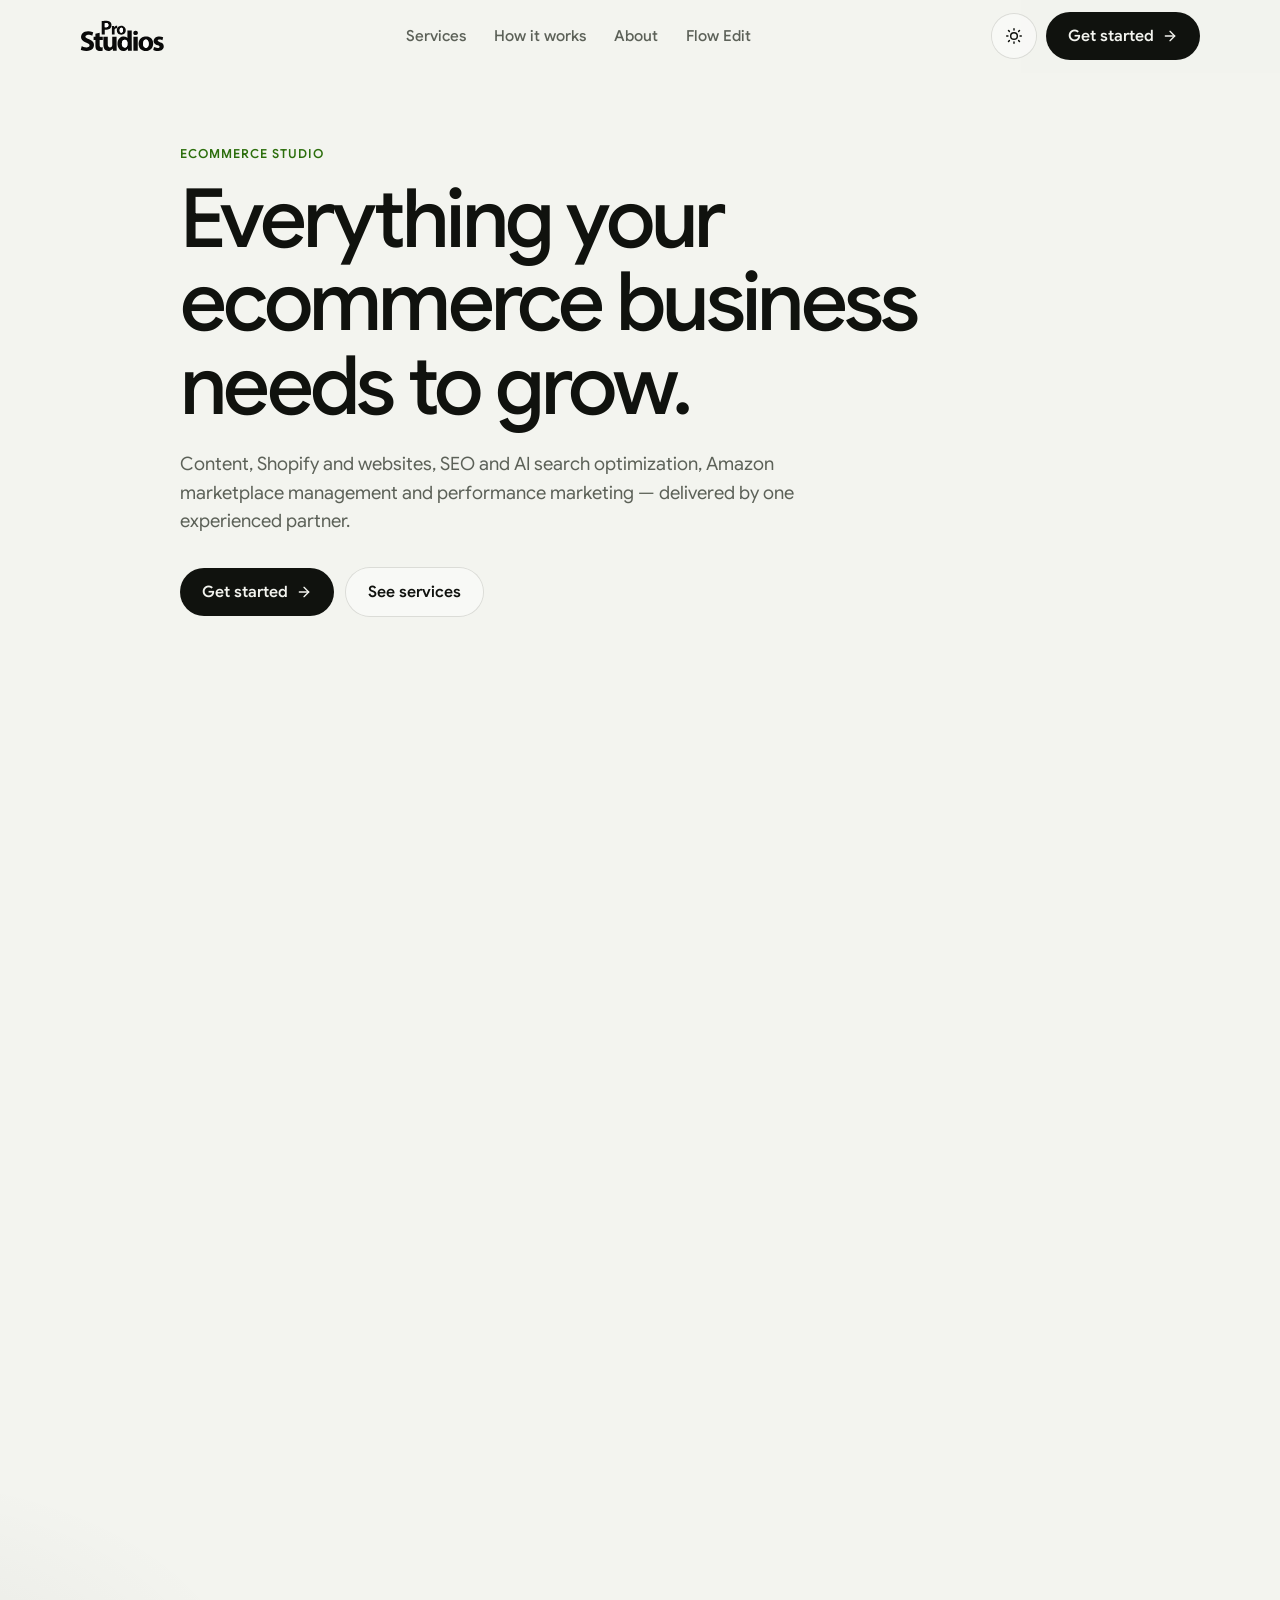
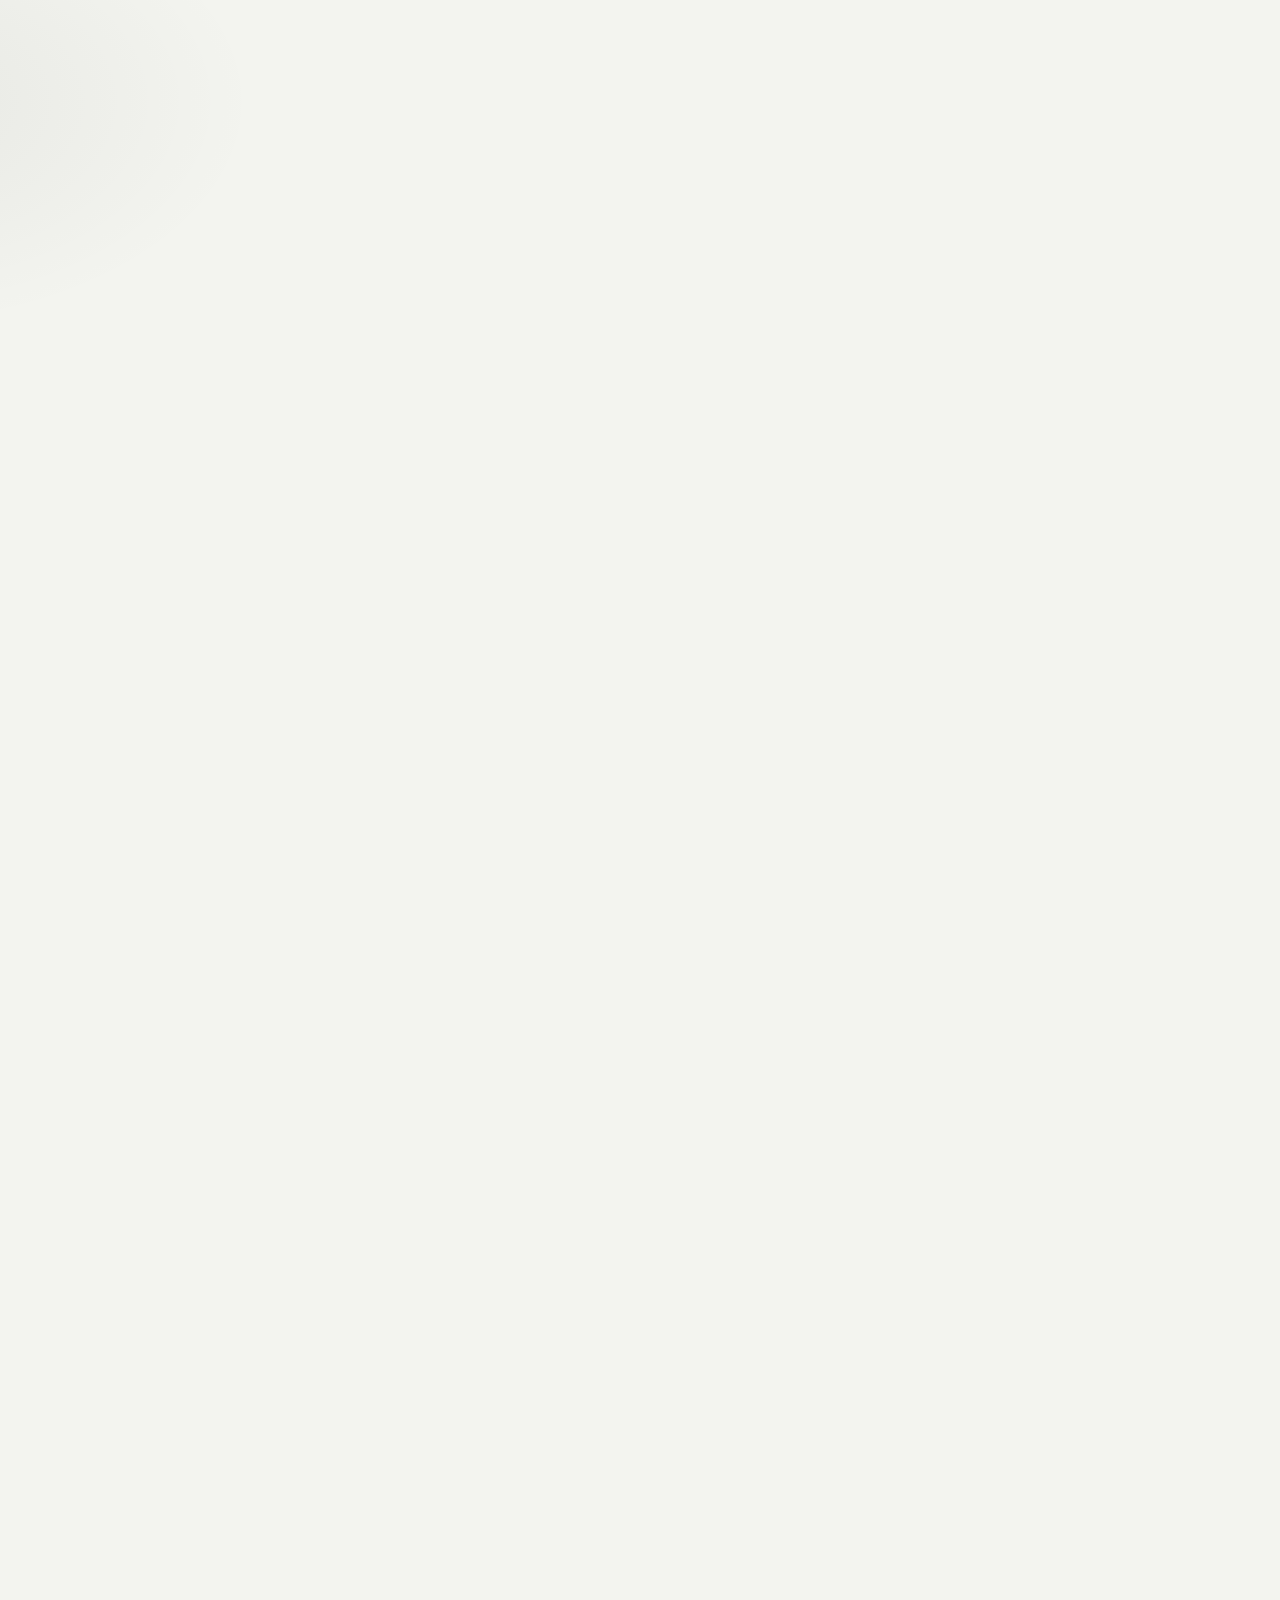
<file: index.html>
<!DOCTYPE html><html lang="en"><head><style>
/*! tailwindcss v4.3.3 | MIT License | https://tailwindcss.com */
@layer properties;
@layer theme, base, components, utilities;
@layer theme {
  :root, :host {
    --font-sans: -apple-system, BlinkMacSystemFont, "Segoe UI", Roboto, "Helvetica Neue",
      "Noto Sans", Arial, sans-serif, "Apple Color Emoji", "Segoe UI Emoji",
      "Segoe UI Symbol", "Noto Color Emoji";
    --font-mono: ui-monospace, SFMono-Regular, Menlo, Monaco, Consolas, "Liberation Mono",
      "Courier New", monospace;
    --color-red-500: oklch(63.7% 0.237 25.331);
    --color-zinc-50: oklch(98.5% 0 none);
    --color-zinc-400: oklch(70.5% 0.015 286.067);
    --color-zinc-500: oklch(55.2% 0.016 285.938);
    --color-zinc-900: oklch(21% 0.006 285.885);
    --color-zinc-950: oklch(14.1% 0.005 285.823);
    --color-neutral-100: oklch(97% 0 none);
    --color-neutral-300: oklch(87% 0 none);
    --color-neutral-500: oklch(55.6% 0 none);
    --color-neutral-700: oklch(37.1% 0 none);
    --color-neutral-900: oklch(20.5% 0 none);
    --color-black: #000;
    --color-white: #fff;
    --spacing: 0.25rem;
    --container-sm: 24rem;
    --container-md: 28rem;
    --text-xs: 0.75rem;
    --text-sm: 0.875rem;
    --text-sm--line-height: calc(1.25 / 0.875);
    --text-base: 1rem;
    --text-lg: 1.125rem;
    --text-lg--line-height: calc(1.75 / 1.125);
    --text-xl: 1.25rem;
    --text-xl--line-height: calc(1.75 / 1.25);
    --text-2xl: 1.5rem;
    --text-3xl: 1.875rem;
    --font-weight-medium: 500;
    --font-weight-semibold: 600;
    --tracking-tight: -0.025em;
    --leading-tight: 1.25;
    --leading-snug: 1.375;
    --leading-normal: 1.5;
    --radius-xs: 0.125rem;
    --radius-sm: 0.25rem;
    --radius-md: 0.375rem;
    --radius-lg: 0.5rem;
    --radius-xl: 0.75rem;
    --radius-2xl: 1rem;
    --ease-out: cubic-bezier(0, 0, 0.2, 1);
    --ease-in-out: cubic-bezier(0.4, 0, 0.2, 1);
    --animate-pulse: pulse 2s cubic-bezier(0.4, 0, 0.6, 1) infinite;
    --default-transition-duration: 150ms;
    --default-transition-timing-function: cubic-bezier(0.4, 0, 0.2, 1);
    --default-font-family: var(--font-sans);
    --default-mono-font-family: var(--font-mono);
  }
}
@layer base {
  *, ::after, ::before, ::backdrop, ::file-selector-button {
    box-sizing: border-box;
    margin: 0;
    padding: 0;
    border: 0 solid;
  }
  html, :host {
    line-height: 1.5;
    -webkit-text-size-adjust: 100%;
    tab-size: 4;
    font-family: var(--default-font-family, -apple-system, BlinkMacSystemFont, "Segoe UI", Roboto, "Helvetica Neue", "Noto Sans", Arial, sans-serif, "Apple Color Emoji", "Segoe UI Emoji", "Segoe UI Symbol", "Noto Color Emoji");
    font-feature-settings: var(--default-font-feature-settings, normal);
    font-variation-settings: var(--default-font-variation-settings, normal);
    -webkit-tap-highlight-color: transparent;
  }
  hr {
    height: 0;
    color: inherit;
    border-top-width: 1px;
  }
  abbr:where([title]) {
    -webkit-text-decoration: underline dotted;
    text-decoration: underline dotted;
  }
  h1, h2, h3, h4, h5, h6 {
    font-size: inherit;
    font-weight: inherit;
  }
  a {
    color: inherit;
    -webkit-text-decoration: inherit;
    text-decoration: inherit;
  }
  b, strong {
    font-weight: bolder;
  }
  code, kbd, samp, pre {
    font-family: var(--default-mono-font-family, ui-monospace, SFMono-Regular, Menlo, Monaco, Consolas, "Liberation Mono", "Courier New", monospace);
    font-feature-settings: var(--default-mono-font-feature-settings, normal);
    font-variation-settings: var(--default-mono-font-variation-settings, normal);
    font-size: 1em;
  }
  small {
    font-size: 80%;
  }
  sub, sup {
    font-size: 75%;
    line-height: 0;
    position: relative;
    vertical-align: baseline;
  }
  sub {
    bottom: -0.25em;
  }
  sup {
    top: -0.5em;
  }
  table {
    text-indent: 0;
    border-color: inherit;
    border-collapse: collapse;
  }
  :-moz-focusring:where(:not(iframe)) {
    outline: auto;
  }
  progress {
    vertical-align: baseline;
  }
  summary {
    display: list-item;
  }
  ol, ul, menu {
    list-style: none;
  }
  img, svg, video, canvas, audio, iframe, embed, object {
    display: block;
    vertical-align: middle;
  }
  img, video {
    max-width: 100%;
    height: auto;
  }
  button, input, select, optgroup, textarea, ::file-selector-button {
    font: inherit;
    font-feature-settings: inherit;
    font-variation-settings: inherit;
    letter-spacing: inherit;
    color: inherit;
    border-radius: 0;
    background-color: transparent;
    opacity: 1;
  }
  :where(select:is([multiple], [size])) optgroup {
    font-weight: bolder;
  }
  :where(select:is([multiple], [size])) optgroup option {
    padding-inline-start: 20px;
  }
  ::file-selector-button {
    margin-inline-end: 4px;
  }
  ::placeholder {
    opacity: 1;
  }
  @supports (not (-webkit-appearance: -apple-pay-button))  or (contain-intrinsic-size: 1px) {
    ::placeholder {
      color: currentcolor;
      @supports (color: color-mix(in lab, red, red)) {
        color: color-mix(in oklab, currentcolor 50%, transparent);
      }
    }
  }
  textarea {
    resize: vertical;
  }
  ::-webkit-search-decoration {
    -webkit-appearance: none;
  }
  ::-webkit-date-and-time-value {
    min-height: 1lh;
    text-align: inherit;
  }
  ::-webkit-datetime-edit {
    display: inline-flex;
  }
  ::-webkit-datetime-edit-fields-wrapper {
    padding: 0;
  }
  ::-webkit-datetime-edit, ::-webkit-datetime-edit-year-field, ::-webkit-datetime-edit-month-field, ::-webkit-datetime-edit-day-field, ::-webkit-datetime-edit-hour-field, ::-webkit-datetime-edit-minute-field, ::-webkit-datetime-edit-second-field, ::-webkit-datetime-edit-millisecond-field, ::-webkit-datetime-edit-meridiem-field {
    padding-block: 0;
  }
  ::-webkit-calendar-picker-indicator {
    line-height: 1;
  }
  :-moz-ui-invalid {
    box-shadow: none;
  }
  button, input:where([type="button"], [type="reset"], [type="submit"]), ::file-selector-button {
    appearance: button;
  }
  ::-webkit-inner-spin-button, ::-webkit-outer-spin-button {
    height: auto;
  }
  [hidden]:where(:not([hidden="until-found"])) {
    display: none !important;
  }
}
@layer utilities {
  .collapse {
    visibility: collapse;
  }
  .invisible {
    visibility: hidden;
  }
  .visible {
    visibility: visible;
  }
  .absolute {
    position: absolute;
  }
  .fixed {
    position: fixed;
  }
  .relative {
    position: relative;
  }
  .static {
    position: static;
  }
  .sticky {
    position: sticky;
  }
  .inset-0 {
    inset: 0px;
  }
  .right-1 {
    right: var(--spacing);
  }
  .right-2 {
    right: calc(var(--spacing) * 2);
  }
  .right-3 {
    right: calc(var(--spacing) * 3);
  }
  .right-4 {
    right: calc(var(--spacing) * 4);
  }
  .left-1 {
    left: var(--spacing);
  }
  .left-2 {
    left: calc(var(--spacing) * 2);
  }
  .left-3 {
    left: calc(var(--spacing) * 3);
  }
  .left-4 {
    left: calc(var(--spacing) * 4);
  }
  .container {
    width: 100%;
    @media (width >= 40rem) {
      max-width: 40rem;
    }
    @media (width >= 48rem) {
      max-width: 48rem;
    }
    @media (width >= 64rem) {
      max-width: 64rem;
    }
    @media (width >= 80rem) {
      max-width: 80rem;
    }
    @media (width >= 96rem) {
      max-width: 96rem;
    }
  }
  .ml-px {
    margin-left: 1px;
  }
  .block {
    display: block;
  }
  .contents {
    display: contents;
  }
  .flex {
    display: flex;
  }
  .grid {
    display: grid;
  }
  .hidden {
    display: none;
  }
  .inline {
    display: inline;
  }
  .table {
    display: table;
  }
  .size-5 {
    width: calc(var(--spacing) * 5);
    height: calc(var(--spacing) * 5);
  }
  .size-10 {
    width: calc(var(--spacing) * 10);
    height: calc(var(--spacing) * 10);
  }
  .h-8 {
    height: calc(var(--spacing) * 8);
  }
  .min-h-screen {
    min-height: 100vh;
  }
  .w-8 {
    width: calc(var(--spacing) * 8);
  }
  .w-full {
    width: 100%;
  }
  .max-w-md {
    max-width: var(--container-md);
  }
  .max-w-sm {
    max-width: var(--container-sm);
  }
  .shrink {
    flex-shrink: 1;
  }
  .grow {
    flex-grow: 1;
  }
  .scale-100 {
    --tw-scale-x: 100%;
    --tw-scale-y: 100%;
    --tw-scale-z: 100%;
    scale: var(--tw-scale-x) var(--tw-scale-y);
  }
  .scale-\[0\.25\] {
    scale: 0.25;
  }
  .transform {
    transform: var(--tw-rotate-x,) var(--tw-rotate-y,) var(--tw-rotate-z,) var(--tw-skew-x,) var(--tw-skew-y,);
  }
  .animate-pulse {
    animation: var(--animate-pulse);
  }
  .cursor-pointer {
    cursor: pointer;
  }
  .resize {
    resize: both;
  }
  .flex-col {
    flex-direction: column;
  }
  .place-items-center {
    place-items: center;
  }
  .items-center {
    align-items: center;
  }
  .justify-center {
    justify-content: center;
  }
  .gap-2 {
    gap: calc(var(--spacing) * 2);
  }
  .gap-3 {
    gap: calc(var(--spacing) * 3);
  }
  :where(.space-y-3 > :not(:last-child)) {
    --tw-space-y-reverse: 0;
    margin-block-start: calc(calc(var(--spacing) * 3) * var(--tw-space-y-reverse));
    margin-block-end: calc(calc(var(--spacing) * 3) * calc(1 - var(--tw-space-y-reverse)));
  }
  .truncate {
    overflow: hidden;
    text-overflow: ellipsis;
    white-space: nowrap;
  }
  .rounded {
    border-radius: 0.25rem;
  }
  .rounded-2xl {
    border-radius: var(--radius-2xl);
  }
  .rounded-full {
    border-radius: calc(infinity * 1px);
  }
  .rounded-lg {
    border-radius: var(--radius-lg);
  }
  .rounded-md {
    border-radius: var(--radius-md);
  }
  .rounded-xl {
    border-radius: var(--radius-xl);
  }
  .border {
    border-style: var(--tw-border-style);
    border-width: 1px;
  }
  .border-t {
    border-top-style: var(--tw-border-style);
    border-top-width: 1px;
  }
  .border-b {
    border-bottom-style: var(--tw-border-style);
    border-bottom-width: 1px;
  }
  .border-neutral-300 {
    border-color: var(--color-neutral-300);
  }
  .bg-black {
    background-color: var(--color-black);
  }
  .bg-black\/10 {
    background-color: color-mix(in srgb, #000 10%, transparent);
    @supports (color: color-mix(in lab, red, red)) {
      background-color: color-mix(in oklab, var(--color-black) 10%, transparent);
    }
  }
  .bg-zinc-50 {
    background-color: var(--color-zinc-50);
  }
  .object-cover {
    object-fit: cover;
  }
  .p-2 {
    padding: calc(var(--spacing) * 2);
  }
  .p-6 {
    padding: calc(var(--spacing) * 6);
  }
  .p-8 {
    padding: calc(var(--spacing) * 8);
  }
  .p-\[16px\] {
    padding: 16px;
  }
  .px-4 {
    padding-inline: calc(var(--spacing) * 4);
  }
  .px-6 {
    padding-inline: calc(var(--spacing) * 6);
  }
  .py-2 {
    padding-block: calc(var(--spacing) * 2);
  }
  .pr-3\.5 {
    padding-right: calc(var(--spacing) * 3.5);
  }
  .pl-4 {
    padding-left: calc(var(--spacing) * 4);
  }
  .text-center {
    text-align: center;
  }
  .text-lg {
    font-size: var(--text-lg);
    line-height: var(--tw-leading, var(--text-lg--line-height));
  }
  .text-sm {
    font-size: var(--text-sm);
    line-height: var(--tw-leading, var(--text-sm--line-height));
  }
  .text-xl {
    font-size: var(--text-xl);
    line-height: var(--tw-leading, var(--text-xl--line-height));
  }
  .text-\[13px\] {
    font-size: 13px;
  }
  .font-medium {
    --tw-font-weight: var(--font-weight-medium);
    font-weight: var(--font-weight-medium);
  }
  .font-semibold {
    --tw-font-weight: var(--font-weight-semibold);
    font-weight: var(--font-weight-semibold);
  }
  .text-balance {
    text-wrap: balance;
  }
  .text-wrap {
    text-wrap: wrap;
  }
  .break-words {
    overflow-wrap: break-word;
  }
  .text-neutral-500 {
    color: var(--color-neutral-500);
  }
  .text-red-500 {
    color: var(--color-red-500);
  }
  .text-white {
    color: var(--color-white);
  }
  .text-zinc-500 {
    color: var(--color-zinc-500);
  }
  .text-zinc-900 {
    color: var(--color-zinc-900);
  }
  .tabular-nums {
    --tw-numeric-spacing: tabular-nums;
    font-variant-numeric: var(--tw-ordinal,) var(--tw-slashed-zero,) var(--tw-numeric-figure,) var(--tw-numeric-spacing,) var(--tw-numeric-fraction,);
  }
  .underline-offset-4 {
    text-underline-offset: 4px;
  }
  .antialiased {
    -webkit-font-smoothing: antialiased;
    -moz-osx-font-smoothing: grayscale;
  }
  .opacity-0 {
    opacity: 0%;
  }
  .opacity-70 {
    opacity: 70%;
  }
  .opacity-100 {
    opacity: 100%;
  }
  .shadow {
    --tw-shadow: 0 1px 3px 0 var(--tw-shadow-color, rgb(0 0 0 / 0.1)), 0 1px 2px -1px var(--tw-shadow-color, rgb(0 0 0 / 0.1));
    box-shadow: var(--tw-inset-shadow), var(--tw-inset-ring-shadow), var(--tw-ring-offset-shadow), var(--tw-ring-shadow), var(--tw-shadow);
  }
  .ring {
    --tw-ring-shadow: var(--tw-ring-inset,) 0 0 0 calc(1px + var(--tw-ring-offset-width)) var(--tw-ring-color, currentcolor);
    box-shadow: var(--tw-inset-shadow), var(--tw-inset-ring-shadow), var(--tw-ring-offset-shadow), var(--tw-ring-shadow), var(--tw-shadow);
  }
  .outline {
    outline-style: var(--tw-outline-style);
    outline-width: 1px;
  }
  .outline-1 {
    outline-style: var(--tw-outline-style);
    outline-width: 1px;
  }
  .-outline-offset-1 {
    outline-offset: calc(1px * -1);
  }
  .outline-black\/10 {
    outline-color: color-mix(in srgb, #000 10%, transparent);
    @supports (color: color-mix(in lab, red, red)) {
      outline-color: color-mix(in oklab, var(--color-black) 10%, transparent);
    }
  }
  .blur {
    --tw-blur: blur(8px);
    filter: var(--tw-blur,) var(--tw-brightness,) var(--tw-contrast,) var(--tw-grayscale,) var(--tw-hue-rotate,) var(--tw-invert,) var(--tw-saturate,) var(--tw-sepia,) var(--tw-drop-shadow,);
  }
  .blur-\[4px\] {
    --tw-blur: blur(4px);
    filter: var(--tw-blur,) var(--tw-brightness,) var(--tw-contrast,) var(--tw-grayscale,) var(--tw-hue-rotate,) var(--tw-invert,) var(--tw-saturate,) var(--tw-sepia,) var(--tw-drop-shadow,);
  }
  .blur-none {
    --tw-blur:  ;
    filter: var(--tw-blur,) var(--tw-brightness,) var(--tw-contrast,) var(--tw-grayscale,) var(--tw-hue-rotate,) var(--tw-invert,) var(--tw-saturate,) var(--tw-sepia,) var(--tw-drop-shadow,);
  }
  .grayscale {
    --tw-grayscale: grayscale(100%);
    filter: var(--tw-blur,) var(--tw-brightness,) var(--tw-contrast,) var(--tw-grayscale,) var(--tw-hue-rotate,) var(--tw-invert,) var(--tw-saturate,) var(--tw-sepia,) var(--tw-drop-shadow,);
  }
  .invert {
    --tw-invert: invert(100%);
    filter: var(--tw-blur,) var(--tw-brightness,) var(--tw-contrast,) var(--tw-grayscale,) var(--tw-hue-rotate,) var(--tw-invert,) var(--tw-saturate,) var(--tw-sepia,) var(--tw-drop-shadow,);
  }
  .sepia {
    --tw-sepia: sepia(100%);
    filter: var(--tw-blur,) var(--tw-brightness,) var(--tw-contrast,) var(--tw-grayscale,) var(--tw-hue-rotate,) var(--tw-invert,) var(--tw-saturate,) var(--tw-sepia,) var(--tw-drop-shadow,);
  }
  .filter {
    filter: var(--tw-blur,) var(--tw-brightness,) var(--tw-contrast,) var(--tw-grayscale,) var(--tw-hue-rotate,) var(--tw-invert,) var(--tw-saturate,) var(--tw-sepia,) var(--tw-drop-shadow,);
  }
  .transition {
    transition-property: color, background-color, border-color, outline-color, text-decoration-color, fill, stroke, --tw-gradient-from, --tw-gradient-via, --tw-gradient-to, opacity, box-shadow, transform, translate, scale, rotate, filter, -webkit-backdrop-filter, backdrop-filter, display, content-visibility, overlay, pointer-events;
    transition-timing-function: var(--tw-ease, var(--default-transition-timing-function));
    transition-duration: var(--tw-duration, var(--default-transition-duration));
  }
  .transition-\[box-shadow\] {
    transition-property: box-shadow;
    transition-timing-function: var(--tw-ease, var(--default-transition-timing-function));
    transition-duration: var(--tw-duration, var(--default-transition-duration));
  }
  .transition-\[opacity\,filter\,scale\] {
    transition-property: opacity,filter,scale;
    transition-timing-function: var(--tw-ease, var(--default-transition-timing-function));
    transition-duration: var(--tw-duration, var(--default-transition-duration));
  }
  .transition-\[scale\,background-color\] {
    transition-property: scale,background-color;
    transition-timing-function: var(--tw-ease, var(--default-transition-timing-function));
    transition-duration: var(--tw-duration, var(--default-transition-duration));
  }
  .transition-\[scale\,opacity\,filter\] {
    transition-property: scale,opacity,filter;
    transition-timing-function: var(--tw-ease, var(--default-transition-timing-function));
    transition-duration: var(--tw-duration, var(--default-transition-duration));
  }
  .transition-transform {
    transition-property: transform, translate, scale, rotate;
    transition-timing-function: var(--tw-ease, var(--default-transition-timing-function));
    transition-duration: var(--tw-duration, var(--default-transition-duration));
  }
  .duration-150 {
    --tw-duration: 150ms;
    transition-duration: 150ms;
  }
  .duration-300 {
    --tw-duration: 300ms;
    transition-duration: 300ms;
  }
  .ease-\[cubic-bezier\(0\.2\,0\,0\,1\)\] {
    --tw-ease: cubic-bezier(0.2,0,0,1);
    transition-timing-function: cubic-bezier(0.2,0,0,1);
  }
  .ease-out {
    --tw-ease: var(--ease-out);
    transition-timing-function: var(--ease-out);
  }
  .after\:absolute::after {
    content: var(--tw-content);
    position: absolute;
  }
  .after\:top-1\/2::after {
    content: var(--tw-content);
    top: calc(1 / 2 * 100%);
  }
  .after\:left-1\/2::after {
    content: var(--tw-content);
    left: calc(1 / 2 * 100%);
  }
  .after\:size-10::after {
    content: var(--tw-content);
    width: calc(var(--spacing) * 10);
    height: calc(var(--spacing) * 10);
  }
  .after\:-translate-1\/2::after {
    content: var(--tw-content);
    --tw-translate-x: calc(calc(1 / 2 * 100%) * -1);
    --tw-translate-y: calc(calc(1 / 2 * 100%) * -1);
    translate: var(--tw-translate-x) var(--tw-translate-y);
  }
  @media (hover: hover) {
    .hover\:bg-neutral-100:hover {
      background-color: var(--color-neutral-100);
    }
    .hover\:underline:hover {
      text-decoration-line: underline;
    }
  }
  .active\:scale-\[0\.96\]:active {
    scale: 0.96;
  }
  .active\:not-disabled\:scale-\[0\.96\]:active:not(:disabled) {
    scale: 0.96;
  }
  .disabled\:cursor-wait:disabled {
    cursor: wait;
  }
  .disabled\:no-underline:disabled {
    text-decoration-line: none;
  }
  @media (prefers-color-scheme: dark) {
    .dark\:border-neutral-700 {
      border-color: var(--color-neutral-700);
    }
    .dark\:bg-white\/20 {
      background-color: color-mix(in srgb, #fff 20%, transparent);
    }
    @supports (color: color-mix(in lab, red, red)) {
      .dark\:bg-white\/20 {
        background-color: color-mix(in oklab, var(--color-white) 20%, transparent);
      }
    }
    .dark\:bg-zinc-950 {
      background-color: var(--color-zinc-950);
    }
    .dark\:text-zinc-50 {
      color: var(--color-zinc-50);
    }
    .dark\:text-zinc-400 {
      color: var(--color-zinc-400);
    }
    .dark\:outline-white\/10 {
      outline-color: color-mix(in srgb, #fff 10%, transparent);
    }
    @supports (color: color-mix(in lab, red, red)) {
      .dark\:outline-white\/10 {
        outline-color: color-mix(in oklab, var(--color-white) 10%, transparent);
      }
    }
    @media (hover: hover) {
      .dark\:hover\:bg-neutral-900:hover {
        background-color: var(--color-neutral-900);
      }
    }
  }
}
@font-face {
  font-family: "Google Sans";
  font-style: normal;
  font-weight: 400;
  font-display: swap;
  src: url("fonts/google-sans-latin-ext-400.woff2") format("woff2");
  unicode-range: U+0100-02BA, U+02BD-02C5, U+02C7-02CC, U+02CE-02D7, U+02DD-02FF, U+0304, U+0308, U+0329, U+1D00-1DBF, U+1E00-1E9F, U+1EF2-1EFF, U+2020, U+20A0-20AB, U+20AD-20C0, U+2113, U+2C60-2C7F, U+A720-A7FF;
}
@font-face {
  font-family: "Google Sans";
  font-style: normal;
  font-weight: 400;
  font-display: swap;
  src: url("fonts/google-sans-latin-400.woff2") format("woff2");
  unicode-range: U+0000-00FF, U+0131, U+0152-0153, U+02BB-02BC, U+02C6, U+02DA, U+02DC, U+0304, U+0308, U+0329, U+2000-206F, U+20AC, U+2122, U+2191, U+2193, U+2212, U+2215, U+FEFF, U+FFFD;
}
@font-face {
  font-family: "Google Sans";
  font-style: normal;
  font-weight: 500;
  font-display: swap;
  src: url("fonts/google-sans-latin-ext-500.woff2") format("woff2");
  unicode-range: U+0100-02BA, U+02BD-02C5, U+02C7-02CC, U+02CE-02D7, U+02DD-02FF, U+0304, U+0308, U+0329, U+1D00-1DBF, U+1E00-1E9F, U+1EF2-1EFF, U+2020, U+20A0-20AB, U+20AD-20C0, U+2113, U+2C60-2C7F, U+A720-A7FF;
}
@font-face {
  font-family: "Google Sans";
  font-style: normal;
  font-weight: 500;
  font-display: swap;
  src: url("fonts/google-sans-latin-500.woff2") format("woff2");
  unicode-range: U+0000-00FF, U+0131, U+0152-0153, U+02BB-02BC, U+02C6, U+02DA, U+02DC, U+0304, U+0308, U+0329, U+2000-206F, U+20AC, U+2122, U+2191, U+2193, U+2212, U+2215, U+FEFF, U+FFFD;
}
@font-face {
  font-family: "Google Sans";
  font-style: normal;
  font-weight: 600;
  font-display: swap;
  src: url("fonts/google-sans-latin-ext-600.woff2") format("woff2");
  unicode-range: U+0100-02BA, U+02BD-02C5, U+02C7-02CC, U+02CE-02D7, U+02DD-02FF, U+0304, U+0308, U+0329, U+1D00-1DBF, U+1E00-1E9F, U+1EF2-1EFF, U+2020, U+20A0-20AB, U+20AD-20C0, U+2113, U+2C60-2C7F, U+A720-A7FF;
}
@font-face {
  font-family: "Google Sans";
  font-style: normal;
  font-weight: 600;
  font-display: swap;
  src: url("fonts/google-sans-latin-600.woff2") format("woff2");
  unicode-range: U+0000-00FF, U+0131, U+0152-0153, U+02BB-02BC, U+02C6, U+02DA, U+02DC, U+0304, U+0308, U+0329, U+2000-206F, U+20AC, U+2122, U+2191, U+2193, U+2212, U+2215, U+FEFF, U+FFFD;
}
@layer base {
  button:not(:disabled), [role="button"]:not(:disabled) {
    cursor: pointer;
  }
}
:root {
  --bg: #f3f4ef;
  --bg-2: #e7e9e2;
  --fg: #10120e;
  --muted: #5c6158;
  --line: rgba(16, 18, 14, 0.1);
  --glass: rgba(255, 255, 255, 0.52);
  --glass-strong: rgba(255, 255, 255, 0.74);
  --accent: #5fbf1f;
  --accent-ink: #2c6e0c;
  --shadow: 0 0 0 1px rgba(16, 18, 14, 0.06),
    0 18px 50px -28px rgba(16, 18, 14, 0.28);
  --shadow-hover: 0 0 0 1px rgba(16, 18, 14, 0.08),
    0 22px 60px -24px rgba(16, 18, 14, 0.34);
  --spot: rgba(95, 191, 31, 0.22);
  --input: rgba(255, 255, 255, 0.72);
  --chip: rgba(255, 255, 255, 0.45);
  --font: "Google Sans", "Segoe UI", sans-serif;
  --ease: cubic-bezier(0.22, 1, 0.36, 1);
  --header: 72px;
  color-scheme: light;
}
:root[data-theme="dark"] {
  --bg: #090a08;
  --bg-2: #121410;
  --fg: #f4f5f0;
  --muted: #a7ad9f;
  --line: rgba(255, 255, 255, 0.12);
  --glass: rgba(18, 20, 16, 0.55);
  --glass-strong: rgba(14, 16, 12, 0.78);
  --accent-ink: #8ed64a;
  --shadow: 0 0 0 1px rgba(255, 255, 255, 0.08),
    0 18px 50px -24px rgba(0, 0, 0, 0.65);
  --shadow-hover: 0 0 0 1px rgba(255, 255, 255, 0.14),
    0 22px 60px -22px rgba(0, 0, 0, 0.72);
  --spot: rgba(95, 191, 31, 0.18);
  --input: rgba(255, 255, 255, 0.05);
  --chip: rgba(255, 255, 255, 0.04);
  color-scheme: dark;
}
@media (prefers-color-scheme: dark) {
  :root:not([data-theme="light"]) {
    --bg: #090a08;
    --bg-2: #121410;
    --fg: #f4f5f0;
    --muted: #a7ad9f;
    --line: rgba(255, 255, 255, 0.12);
    --glass: rgba(18, 20, 16, 0.55);
    --glass-strong: rgba(14, 16, 12, 0.78);
    --accent-ink: #8ed64a;
    --shadow: 0 0 0 1px rgba(255, 255, 255, 0.08),
      0 18px 50px -24px rgba(0, 0, 0, 0.65);
    --shadow-hover: 0 0 0 1px rgba(255, 255, 255, 0.14),
      0 22px 60px -22px rgba(0, 0, 0, 0.72);
    --spot: rgba(95, 191, 31, 0.18);
    --input: rgba(255, 255, 255, 0.05);
    --chip: rgba(255, 255, 255, 0.04);
    color-scheme: dark;
  }
}
* {
  box-sizing: border-box;
}
html {
  scroll-behavior: smooth;
  scroll-padding-top: calc(var(--header) + env(safe-area-inset-top, 0px));
  overflow-x: clip;
}
body {
  margin: 0;
  background: radial-gradient(900px 480px at 88% -10%, var(--spot), transparent 60%), radial-gradient(700px 420px at -10% 20%, rgba(16, 18, 14, 0.05), transparent 55%), var(--bg);
  color: var(--fg);
  font-family: var(--font);
  font-size: 1.0625rem;
  line-height: 1.5;
  -webkit-font-smoothing: antialiased;
  text-rendering: optimizeLegibility;
}
img {
  max-width: 100%;
  display: block;
}
a {
  color: inherit;
  text-decoration: none;
}
button, input, select, textarea {
  font-family: inherit;
  color: inherit;
}
::selection {
  background: #d7f5b4;
  color: #10120e;
}
.skip {
  position: absolute;
  left: 16px;
  top: -48px;
  z-index: 80;
  background: var(--fg);
  color: var(--bg);
  padding: 10px 14px;
  border-radius: 999px;
}
.skip:focus {
  top: calc(12px + env(safe-area-inset-top, 0px));
}
.progress {
  position: fixed;
  top: 0;
  left: 0;
  right: 0;
  height: 2px;
  transform-origin: 0 50%;
  transform: scaleX(0);
  background: var(--accent);
  z-index: 70;
  pointer-events: none;
}
.wrap {
  width: min(1120px, calc(100% - 40px));
  margin-inline: auto;
}
@media (max-width: 640px) {
  .wrap {
    width: min(1120px, calc(100% - 32px));
  }
}
.glass {
  background: var(--glass);
  backdrop-filter: blur(12px) saturate(1.25);
  -webkit-backdrop-filter: blur(12px) saturate(1.25);
  box-shadow: var(--shadow);
  border-radius: 24px;
}
header.site-header {
  position: sticky;
  top: 0;
  z-index: 50;
  padding-top: env(safe-area-inset-top, 0px);
  background: var(--bg);
  @supports (color: color-mix(in lab, red, red)) {
    background: color-mix(in srgb, var(--bg) 78%, transparent);
  }
  border-bottom: 1px solid transparent;
  transition: background 280ms var(--ease), border-color 280ms var(--ease), box-shadow 280ms var(--ease);
}
header.site-header.is-scrolled {
  background: var(--bg);
  @supports (color: color-mix(in lab, red, red)) {
    background: color-mix(in srgb, var(--bg) 92%, transparent);
  }
  border-bottom-color: var(--line);
  box-shadow: 0 10px 30px -24px rgba(0, 0, 0, 0.45);
}
.nav {
  min-height: var(--header);
  display: flex;
  align-items: center;
  justify-content: space-between;
  gap: 16px;
}
.brand {
  display: flex;
  align-items: center;
  min-height: 44px;
}
.brand-logo {
  height: 32px;
  width: auto;
}
:root[data-theme="dark"] .brand-logo {
  filter: invert(1);
}
@media (prefers-color-scheme: dark) {
  :root:not([data-theme="light"]) .brand-logo {
    filter: invert(1);
  }
}
.nav-links {
  display: flex;
  align-items: center;
  gap: 28px;
}
.nav-links .mobile-cta {
  display: none;
}
.nav-links a {
  color: var(--muted);
  font-size: 0.95rem;
  font-weight: 500;
  min-height: 44px;
  display: inline-flex;
  align-items: center;
  position: relative;
}
.nav-links a::after {
  content: "";
  position: absolute;
  left: 0;
  bottom: 10px;
  width: 100%;
  height: 1px;
  background: currentColor;
  transform: scaleX(0);
  transform-origin: left;
  transition: transform 320ms var(--ease);
}
.nav-links a:hover {
  color: var(--fg);
}
.nav-links a:hover::after {
  transform: scaleX(1);
}
.nav-actions {
  display: flex;
  align-items: center;
  gap: 10px;
  position: relative;
  z-index: 70;
}
.icon-btn, .menu-btn {
  width: 44px;
  height: 44px;
  border-radius: 999px;
  border: 0;
  background: var(--chip);
  box-shadow: 0 0 0 1px var(--line);
  display: grid;
  place-items: center;
  color: var(--fg);
  transition: transform 180ms var(--ease), background 180ms var(--ease);
}
.icon-btn:active, .menu-btn:active {
  transform: scale(0.96);
}
.btn:active {
  transform: translateY(0) scale(0.98);
}
.menu-btn {
  display: none;
}
.menu-btn .icon-close{display:none}.menu-btn.is-open .icon-open{display:none}.menu-btn.is-open .icon-close{display:block}
.theme-ico {
  width: 20px;
  height: 20px;
  display: grid;
  place-items: center;
}
.theme-ico svg {
  grid-area: 1 / 1;
  width: 20px;
  height: 20px;
  display: block;
  transition: opacity 200ms var(--ease);
}
.theme-ico .sun {
  opacity: 1;
}
.theme-ico .moon {
  opacity: 0;
}
:root[data-theme="dark"] .theme-ico .sun {
  opacity: 0;
}
:root[data-theme="dark"] .theme-ico .moon {
  opacity: 1;
}
@media (prefers-color-scheme: dark) {
  :root:not([data-theme="light"]) .theme-ico .sun {
    opacity: 0;
  }
  :root:not([data-theme="light"]) .theme-ico .moon {
    opacity: 1;
  }
}
.btn {
  display: inline-flex;
  align-items: center;
  justify-content: center;
  gap: 8px;
  min-height: 48px;
  padding: 0 22px;
  border-radius: 999px;
  font-weight: 600;
  font-size: 0.98rem;
  border: 0;
  transition: transform 180ms var(--ease), background 220ms var(--ease), color 220ms var(--ease), box-shadow 220ms var(--ease);
}
.btn svg {
  width: 16px;
  height: 16px;
}
.btn-primary, .btn-primary:hover, .btn-primary:focus-visible, .nav-links a.btn-primary, .nav-links a.btn-primary:hover {
  background: var(--fg);
  color: var(--bg);
}
.btn-primary:hover {
  transform: translateY(-2px);
  box-shadow: 0 10px 22px -14px var(--accent);
  @supports (color: color-mix(in lab, red, red)) {
    box-shadow: 0 10px 22px -14px color-mix(in srgb, var(--accent) 85%, transparent);
  }
}
.nav-links a.btn-primary::after {
  display: none;
}
.btn-primary:disabled {
  opacity: 0.72;
  transform: none;
}
.btn-ghost {
  background: var(--chip);
  color: var(--fg);
  box-shadow: 0 0 0 1px var(--line);
}
.btn-ghost:hover {
  background: var(--accent);
  @supports (color: color-mix(in lab, red, red)) {
    background: color-mix(in srgb, var(--accent) 14%, var(--chip));
  }
  box-shadow: 0 0 0 1px var(--accent);
  @supports (color: color-mix(in lab, red, red)) {
    box-shadow: 0 0 0 1px color-mix(in srgb, var(--accent) 40%, var(--line));
  }
}
.btn-line {
  min-height: 44px;
  padding: 0;
  border-radius: 0;
  background: none;
  color: var(--fg);
  font-weight: 600;
  gap: 6px;
  box-shadow: none;
}
.btn-line span {
  border-bottom: 1px solid currentColor;
  line-height: 1.2;
}
.scrim {
  position: fixed;
  inset: 0;
  background: rgba(0, 0, 0, 0.35);
  border: 0;
  opacity: 0;
  pointer-events: none;
  transition: opacity 280ms var(--ease);
  z-index: 55;
}
.scrim.open {
  opacity: 1;
  pointer-events: auto;
}
.menu-clip {
  display: contents;
}
@media (max-width: 900px) {
  .menu-btn {
    display: grid;
  }
  .nav-cta {
    display: none;
  }
  .menu-clip {
    display: block;
    position: fixed;
    inset: 0;
    overflow: hidden;
    pointer-events: none;
    z-index: 60;
  }
  .nav-links {
    position: absolute;
    top: 0;
    right: 0;
    height: 100%;
    width: min(84vw, 340px);
    max-width: 100%;
    background: var(--bg);
    @supports (color: color-mix(in lab, red, red)) {
      background: color-mix(in srgb, var(--bg) 88%, transparent);
    }
    backdrop-filter: blur(24px) saturate(1.4);
    -webkit-backdrop-filter: blur(24px) saturate(1.4);
    box-shadow: -20px 0 60px -30px rgba(0, 0, 0, 0.45);
    flex-direction: column;
    align-items: flex-start;
    justify-content: flex-start;
    gap: 4px;
    padding: calc(env(safe-area-inset-top, 0px) + 88px) 28px 32px;
    transform: translateX(100%);
    transition: transform 420ms var(--ease);
    pointer-events: auto;
  }
  .menu-clip.open .nav-links {
    transform: translateX(0);
  }
  .nav-links a {
    width: 100%;
    font-size: 1.15rem;
    border-bottom: 1px solid var(--line);
  }
  .nav-links a::after {
    display: none;
  }
  .nav-links .mobile-cta {
    display: inline-flex;
    margin-top: 18px;
    width: 100%;
    border-bottom: 0;
  }
}
.hero {
  padding: 72px 0 28px;
  position: relative;
}
.hero-copy {
  position: relative;
  z-index: 1;
  max-width: 920px;
}
.eyebrow {
  color: var(--accent-ink);
  font-weight: 600;
  letter-spacing: 0.08em;
  font-size: 0.78rem;
  text-transform: uppercase;
  margin: 0 0 14px;
}
h1, h2, h3, p {
  margin: 0;
}
h1 {
  font-size: clamp(2.6rem, 6.4vw, 5.15rem);
  font-weight: 500;
  letter-spacing: -0.045em;
  line-height: 1.02;
  max-width: 12em;
}
.lede {
  margin-top: 22px;
  max-width: 42rem;
  color: var(--muted);
  font-size: 1.15rem;
  line-height: 1.55;
}
.hero-cta {
  display: flex;
  flex-wrap: wrap;
  gap: 12px;
  margin-top: 32px;
}
h2 {
  font-size: clamp(1.8rem, 3.6vw, 2.85rem);
  font-weight: 500;
  letter-spacing: -0.035em;
  line-height: 1.08;
  max-width: 16ch;
}
.center {
  text-align: center;
}
.center h2, .center .lede, .center .eyebrow {
  margin-inline: auto;
}
.center h2 {
  max-width: 18ch;
}
section.block {
  padding: 72px 0;
  content-visibility: auto;
  contain-intrinsic-size: auto 720px;
}
.kicker {
  text-align: center;
  color: var(--muted);
  font-size: 0.82rem;
  font-weight: 600;
  letter-spacing: 0.08em;
  text-transform: uppercase;
  margin-bottom: 16px;
}
.logo-frame {
  overflow: hidden;
  padding: 10px;
  border-radius: 28px;
}
.logo-frame img {
  width: 100%;
  height: auto;
  border-radius: 18px;
  background: #fff;
}
.chips {
  display: flex;
  flex-wrap: wrap;
  gap: 10px;
  margin-top: 28px;
  justify-content: center;
}
.chips span, .tags span {
  border-radius: 999px;
  padding: 8px 14px;
  color: var(--muted);
  background: var(--chip);
  box-shadow: 0 0 0 1px var(--line);
  font-size: 0.9rem;
}
.tags {
  display: flex;
  flex-wrap: wrap;
  gap: 8px;
  margin-top: 16px;
}
.tags span {
  font-size: 0.8rem;
  padding: 6px 12px;
}
.svc-list {
  list-style: none;
  margin: 36px 0 0;
  padding: 8px;
  display: grid;
  gap: 8px;
}
.svc {
  display: grid;
  grid-template-columns: auto 1fr;
  gap: 18px 22px;
  padding: 22px;
  border-radius: 20px;
  transition: transform 420ms var(--ease), background 420ms var(--ease), box-shadow 420ms var(--ease);
}
.svc:hover {
  transform: translateY(-2px);
  box-shadow: 0 14px 28px -18px var(--accent);
  @supports (color: color-mix(in lab, red, red)) {
    box-shadow: 0 14px 28px -18px color-mix(in srgb, var(--accent) 55%, transparent);
  }
}
.svc-ico {
  width: 48px;
  height: 48px;
  border-radius: 16px;
  display: grid;
  place-items: center;
  background: var(--accent);
  @supports (color: color-mix(in lab, red, red)) {
    background: color-mix(in srgb, var(--accent) 16%, transparent);
  }
  color: var(--accent-ink);
}
.svc-ico svg {
  width: 22px;
  height: 22px;
}
.num {
  color: var(--muted);
  font-size: 0.78rem;
  font-weight: 600;
  letter-spacing: 0.06em;
}
.svc h3 {
  font-size: 1.25rem;
  font-weight: 600;
  letter-spacing: -0.02em;
  margin-top: 2px;
}
.svc p {
  margin-top: 8px;
  color: var(--muted);
  max-width: 58ch;
}
.svc .btn-line {
  margin-top: 14px;
}
.statement {
  padding: 28px 0 8px;
}
.statement-card {
  padding: clamp(36px, 6vw, 72px) clamp(22px, 4vw, 48px);
  text-align: center;
}
.statement h2 {
  max-width: 16ch;
  margin-inline: auto;
  font-size: clamp(2rem, 5vw, 3.6rem);
}
.grid-4, .grid-3 {
  display: grid;
  gap: 14px;
  margin-top: 32px;
}
.grid-4 {
  grid-template-columns: repeat(4, 1fr);
}
.grid-3 {
  grid-template-columns: repeat(3, 1fr);
  padding: 0;
  list-style: none;
}
.card {
  padding: 22px 20px 24px;
  border-radius: 22px;
  min-height: 100%;
  transition: transform 420ms var(--ease), box-shadow 420ms var(--ease);
}
.card:hover {
  transform: translateY(-2px);
  box-shadow: 0 14px 28px -18px var(--accent);
  @supports (color: color-mix(in lab, red, red)) {
    box-shadow: 0 14px 28px -18px color-mix(in srgb, var(--accent) 50%, transparent);
  }
}
.card h3 {
  font-size: 1.05rem;
  font-weight: 600;
  letter-spacing: -0.02em;
}
.card p {
  margin-top: 8px;
  color: var(--muted);
  font-size: 0.95rem;
}
.step-no {
  color: var(--accent-ink);
  font-weight: 600;
  font-size: 1.4rem;
  letter-spacing: -0.04em;
}
.final {
  padding: clamp(28px, 4vw, 48px);
}
.final h2 {
  max-width: none;
}
.final .lede {
  margin-top: 10px;
}
.form {
  margin-top: 28px;
  display: grid;
  grid-template-columns: 1fr 1fr;
  gap: 14px 16px;
}
.field {
  display: flex;
  flex-direction: column;
  gap: 6px;
}
.field.wide {
  grid-column: 1 / -1;
}
label {
  font-size: 0.82rem;
  font-weight: 600;
  color: var(--muted);
}
input, select, textarea {
  border-radius: 14px;
  border: 0;
  background: var(--input);
  box-shadow: 0 0 0 1px var(--line);
  padding: 12px 14px;
  font-size: 1rem;
  outline: none;
  font-family: inherit;
  transition: box-shadow 180ms var(--ease);
}
input, select {
  min-height: 48px;
  padding-top: 0;
  padding-bottom: 0;
}
textarea {
  min-height: 120px;
  resize: vertical;
  width: 100%;
}
input:focus, select:focus, textarea:focus {
  box-shadow: 0 0 0 2px var(--accent);
  @supports (color: color-mix(in lab, red, red)) {
    box-shadow: 0 0 0 2px color-mix(in srgb, var(--accent) 70%, var(--fg));
  }
}
.form-actions {
  grid-column: 1 / -1;
  display: flex;
  flex-wrap: wrap;
  align-items: center;
  gap: 14px;
  margin-top: 6px;
}
.fine {
  color: var(--muted);
  font-size: 0.88rem;
}
.form-error {
  color: #b42318;
  font-size: 0.9rem;
  margin-top: 8px;
}
.form-ok {
  margin-top: 16px;
  color: var(--accent-ink);
  font-weight: 600;
}
footer.site-footer {
  padding: 28px 0 calc(36px + env(safe-area-inset-bottom, 0px));
}
.foot {
  display: flex;
  justify-content: space-between;
  gap: 24px;
  align-items: end;
  padding-top: 28px;
  border-top: 1px solid var(--line);
}
.foot p {
  color: var(--muted);
  margin-top: 10px;
  max-width: 36ch;
  font-size: 0.95rem;
}
.foot-links {
  display: flex;
  flex-wrap: wrap;
  gap: 8px 18px;
}
.foot-links a {
  min-height: 44px;
  display: inline-flex;
  align-items: center;
  color: var(--muted);
  font-weight: 500;
}
.foot-links a:hover {
  color: var(--fg);
}
.copy {
  margin-top: 18px;
  color: var(--muted);
  font-size: 0.85rem;
}
@media (max-width: 900px) {
  .grid-4 {
    grid-template-columns: 1fr 1fr;
  }
  .grid-3 {
    grid-template-columns: 1fr;
  }
}
@media (max-width: 640px) {
  .hero {
    padding-top: 40px;
  }
  section.block {
    padding: 56px 0;
  }
  .grid-4, .form {
    grid-template-columns: 1fr;
  }
  .svc {
    grid-template-columns: 1fr;
    padding: 18px;
  }
  .foot {
    flex-direction: column;
    align-items: flex-start;
  }
  .btn {
    width: auto;
  }
  .hero-cta .btn {
    min-width: 0;
  }
}
@media (prefers-reduced-motion: no-preference) {
  html.js .reveal {
    animation: word-in 480ms var(--ease) both;
    animation-play-state: paused;
  }
  html.js .reveal.is-in {
    animation-play-state: running;
  }
}
@keyframes word-in {
  from {
    opacity: 0;
    transform: translateY(12px);
  }
  to {
    opacity: 1;
    transform: none;
  }
}
@media (prefers-reduced-motion: reduce) {
  html {
    scroll-behavior: auto;
  }
  .svc, .card, .btn, .icon-btn, .nav-links, header.site-header {
    transition: none;
  }
}
.nav-links a[aria-current="page"] {
  color: var(--fg);
}
.flow-stats, .flow-split, .flow-grid {
  display: grid;
  gap: 14px;
}
.flow-stats {
  grid-template-columns: repeat(3, 1fr);
  margin-top: 28px;
}
.flow-split {
  grid-template-columns: 1fr 1fr;
  margin-top: 22px;
}
.flow-grid {
  grid-template-columns: repeat(3, 1fr);
  margin-top: 22px;
}
.flow-grid img {
  width: 100%;
  aspect-ratio: 16 / 9;
  object-fit: cover;
  display: block;
}
.flow-stat h3, .price-amt {
  letter-spacing: -0.04em;
  margin: 0;
}
.flow-stat h3 {
  font-size: clamp(1.35rem, 2.4vw, 1.8rem);
}
.price-amt {
  font-size: clamp(2.2rem, 5vw, 3.3rem);
}
.tick {
  margin: 10px 0 0;
  padding: 0;
  list-style: none;
  display: grid;
  gap: 8px;
  color: var(--muted);
}
.tick li {
  padding-left: 14px;
  position: relative;
}
.tick li::before {
  content: "";
  width: 6px;
  height: 6px;
  border-radius: 99px;
  background: var(--accent);
  position: absolute;
  left: 0;
  top: 0.55em;
}
@media (max-width: 800px) {
  .flow-stats, .flow-split, .flow-grid {
    grid-template-columns: 1fr;
  }
}
@property --tw-scale-x {
  syntax: "*";
  inherits: false;
  initial-value: 1;
}
@property --tw-scale-y {
  syntax: "*";
  inherits: false;
  initial-value: 1;
}
@property --tw-scale-z {
  syntax: "*";
  inherits: false;
  initial-value: 1;
}
@property --tw-rotate-x {
  syntax: "*";
  inherits: false;
}
@property --tw-rotate-y {
  syntax: "*";
  inherits: false;
}
@property --tw-rotate-z {
  syntax: "*";
  inherits: false;
}
@property --tw-skew-x {
  syntax: "*";
  inherits: false;
}
@property --tw-skew-y {
  syntax: "*";
  inherits: false;
}
@property --tw-space-y-reverse {
  syntax: "*";
  inherits: false;
  initial-value: 0;
}
@property --tw-border-style {
  syntax: "*";
  inherits: false;
  initial-value: solid;
}
@property --tw-font-weight {
  syntax: "*";
  inherits: false;
}
@property --tw-ordinal {
  syntax: "*";
  inherits: false;
}
@property --tw-slashed-zero {
  syntax: "*";
  inherits: false;
}
@property --tw-numeric-figure {
  syntax: "*";
  inherits: false;
}
@property --tw-numeric-spacing {
  syntax: "*";
  inherits: false;
}
@property --tw-numeric-fraction {
  syntax: "*";
  inherits: false;
}
@property --tw-shadow {
  syntax: "*";
  inherits: false;
  initial-value: 0 0 #0000;
}
@property --tw-shadow-color {
  syntax: "*";
  inherits: false;
}
@property --tw-shadow-alpha {
  syntax: "<percentage>";
  inherits: false;
  initial-value: 100%;
}
@property --tw-inset-shadow {
  syntax: "*";
  inherits: false;
  initial-value: 0 0 #0000;
}
@property --tw-inset-shadow-color {
  syntax: "*";
  inherits: false;
}
@property --tw-inset-shadow-alpha {
  syntax: "<percentage>";
  inherits: false;
  initial-value: 100%;
}
@property --tw-ring-color {
  syntax: "*";
  inherits: false;
}
@property --tw-ring-shadow {
  syntax: "*";
  inherits: false;
  initial-value: 0 0 #0000;
}
@property --tw-inset-ring-color {
  syntax: "*";
  inherits: false;
}
@property --tw-inset-ring-shadow {
  syntax: "*";
  inherits: false;
  initial-value: 0 0 #0000;
}
@property --tw-ring-inset {
  syntax: "*";
  inherits: false;
}
@property --tw-ring-offset-width {
  syntax: "<length>";
  inherits: false;
  initial-value: 0px;
}
@property --tw-ring-offset-color {
  syntax: "*";
  inherits: false;
  initial-value: #fff;
}
@property --tw-ring-offset-shadow {
  syntax: "*";
  inherits: false;
  initial-value: 0 0 #0000;
}
@property --tw-outline-style {
  syntax: "*";
  inherits: false;
  initial-value: solid;
}
@property --tw-blur {
  syntax: "*";
  inherits: false;
}
@property --tw-brightness {
  syntax: "*";
  inherits: false;
}
@property --tw-contrast {
  syntax: "*";
  inherits: false;
}
@property --tw-grayscale {
  syntax: "*";
  inherits: false;
}
@property --tw-hue-rotate {
  syntax: "*";
  inherits: false;
}
@property --tw-invert {
  syntax: "*";
  inherits: false;
}
@property --tw-opacity {
  syntax: "*";
  inherits: false;
}
@property --tw-saturate {
  syntax: "*";
  inherits: false;
}
@property --tw-sepia {
  syntax: "*";
  inherits: false;
}
@property --tw-drop-shadow {
  syntax: "*";
  inherits: false;
}
@property --tw-drop-shadow-color {
  syntax: "*";
  inherits: false;
}
@property --tw-drop-shadow-alpha {
  syntax: "<percentage>";
  inherits: false;
  initial-value: 100%;
}
@property --tw-drop-shadow-size {
  syntax: "*";
  inherits: false;
}
@property --tw-duration {
  syntax: "*";
  inherits: false;
}
@property --tw-ease {
  syntax: "*";
  inherits: false;
}
@property --tw-content {
  syntax: "*";
  initial-value: "";
  inherits: false;
}
@property --tw-translate-x {
  syntax: "*";
  inherits: false;
  initial-value: 0;
}
@property --tw-translate-y {
  syntax: "*";
  inherits: false;
  initial-value: 0;
}
@property --tw-translate-z {
  syntax: "*";
  inherits: false;
  initial-value: 0;
}
@keyframes pulse {
  50% {
    opacity: 0.5;
  }
}
@layer properties {
  @supports ((-webkit-hyphens: none) and (not (margin-trim: inline))) or ((-moz-orient: inline) and (not (color:rgb(from red r g b)))) {
    *, ::before, ::after, ::backdrop {
      --tw-scale-x: 1;
      --tw-scale-y: 1;
      --tw-scale-z: 1;
      --tw-rotate-x: initial;
      --tw-rotate-y: initial;
      --tw-rotate-z: initial;
      --tw-skew-x: initial;
      --tw-skew-y: initial;
      --tw-space-y-reverse: 0;
      --tw-border-style: solid;
      --tw-font-weight: initial;
      --tw-ordinal: initial;
      --tw-slashed-zero: initial;
      --tw-numeric-figure: initial;
      --tw-numeric-spacing: initial;
      --tw-numeric-fraction: initial;
      --tw-shadow: 0 0 #0000;
      --tw-shadow-color: initial;
      --tw-shadow-alpha: 100%;
      --tw-inset-shadow: 0 0 #0000;
      --tw-inset-shadow-color: initial;
      --tw-inset-shadow-alpha: 100%;
      --tw-ring-color: initial;
      --tw-ring-shadow: 0 0 #0000;
      --tw-inset-ring-color: initial;
      --tw-inset-ring-shadow: 0 0 #0000;
      --tw-ring-inset: initial;
      --tw-ring-offset-width: 0px;
      --tw-ring-offset-color: #fff;
      --tw-ring-offset-shadow: 0 0 #0000;
      --tw-outline-style: solid;
      --tw-blur: initial;
      --tw-brightness: initial;
      --tw-contrast: initial;
      --tw-grayscale: initial;
      --tw-hue-rotate: initial;
      --tw-invert: initial;
      --tw-opacity: initial;
      --tw-saturate: initial;
      --tw-sepia: initial;
      --tw-drop-shadow: initial;
      --tw-drop-shadow-color: initial;
      --tw-drop-shadow-alpha: 100%;
      --tw-drop-shadow-size: initial;
      --tw-duration: initial;
      --tw-ease: initial;
      --tw-content: "";
      --tw-translate-x: 0;
      --tw-translate-y: 0;
      --tw-translate-z: 0;
    }
  }
}

.flow-hero { padding: 10px; margin-top: 48px; margin-bottom: 8px; }.flow-hero img{width:100%;height:auto;aspect-ratio:16/9;object-fit:cover;display:block;border-radius:18px}</style><meta name="twitter:card" content="summary_large_image"><meta property="og:type" content="website"><meta property="og:url" content="https://prostudios.in/"><meta property="og:title" content="Pro Studios"><meta property="og:description" content="Ecommerce content, Shopify development, SEO and AI search optimization, Amazon marketplace management and performance marketing — one team, multiple capabilities."><meta property="og:image" content="https://prostudios.in/share.jpg"><meta property="og:image:secure_url" content="https://prostudios.in/share.jpg"><meta property="og:image:type" content="image/jpeg"><meta property="og:image:width" content="1200"><meta property="og:image:height" content="630"><meta property="og:image:alt" content="Pro Studios"><meta name="twitter:image" content="https://prostudios.in/share.jpg"><meta charSet="utf-8"/><meta name="viewport" content="width=device-width, initial-scale=1, viewport-fit=cover"/><link rel="preload" as="image" href="logo-prostudios.svg"/><title>Pro Studios — We help ecommerce businesses grow.</title><meta name="color-scheme" content="light dark"/><meta name="apple-mobile-web-app-title" content="Pro Studios"/><meta name="application-name" content="Pro Studios"/><meta name="description" content="Ecommerce content, Shopify development, SEO and AI search optimization, Amazon marketplace management and performance marketing — one team, multiple capabilities."/><meta name="robots" content="index, follow, max-image-preview:large, max-snippet:-1, max-video-preview:-1"/><meta name="author" content="Pro Studios"/><meta name="theme-color" content="#090a08" media="(prefers-color-scheme: dark)"/><link rel="preload" href="fonts/google-sans-latin-500.woff2" as="font" type="font/woff2" crossorigin="anonymous"/><link rel="icon" type="image/svg+xml" href="favicon.svg"/><link rel="icon" type="image/png" sizes="32x32" href="favicon-32x32.png"/><link rel="icon" type="image/png" sizes="48x48" href="favicon-48x48.png"/><link rel="icon" type="image/png" sizes="192x192" href="android-chrome-192x192.png"/><link rel="icon" type="image/png" sizes="512x512" href="android-chrome-512x512.png"/><link rel="apple-touch-icon" href="__grok/icon-180.png"/><link rel="apple-touch-icon" sizes="180x180" href="apple-touch-icon.png"/><script>document.documentElement.classList.add("js");try{var t=localStorage.getItem("pro-theme");if(t==="dark"||t==="light")document.documentElement.setAttribute("data-theme",t);}catch(e){}</script><script type="application/ld+json">{"@context":"https://schema.org","@type":"ProfessionalService","name":"Pro Studios","description":"Ecommerce content, Shopify development, SEO and AI search optimization, Amazon marketplace management and performance marketing — one team, multiple capabilities.","image":"https://prostudios.in/og.jpg","areaServed":["India","United States","United Kingdom","United Arab Emirates"],"knowsAbout":["Ecommerce content production","Shopify development","Search engine optimization","AI search optimization","Amazon marketplace management","Performance marketing"],"makesOffer":[{"@type":"Offer","itemOffered":{"@type":"Service","name":"Ecommerce Content"}},{"@type":"Offer","itemOffered":{"@type":"Service","name":"Shopify & Websites"}},{"@type":"Offer","itemOffered":{"@type":"Service","name":"SEO & AI Search Optimization"}},{"@type":"Offer","itemOffered":{"@type":"Service","name":"Amazon"}},{"@type":"Offer","itemOffered":{"@type":"Service","name":"Performance Marketing"}}]}</script><meta name="apple-mobile-web-app-status-bar-style" content="black"></head><body><!--$--><a class="skip" href="#main">Skip to content</a><div class="progress" id="scroll-progress" aria-hidden="true"></div><header class="site-header"><div class="wrap nav"><a class="brand" href="#main" aria-label="Pro Studios home"><img class="brand-logo " src="logo-prostudios.svg" alt="Pro Studios" width="110" height="32"/></a><div class="menu-clip"><nav class="nav-links" aria-label="Primary" id="site-nav"><a href="#services">Services</a><a href="#how">How it works</a><a href="#about">About</a><a href="flow.html">Flow Edit</a><a class="btn btn-primary mobile-cta" href="#audit">Get started <svg xmlns="http://www.w3.org/2000/svg" width="24" height="24" viewBox="0 0 24 24" fill="none" stroke="currentColor" stroke-width="2" stroke-linecap="round" stroke-linejoin="round" class="lucide lucide-arrow-right" aria-hidden="true"><path d="M5 12h14"></path><path d="m12 5 7 7-7 7"></path></svg></a></nav></div><button class="scrim" type="button" aria-label="Close menu"></button><div class="nav-actions"><button class="icon-btn theme-btn" type="button" aria-label="Switch color theme"><span class="theme-ico" aria-hidden="true"><svg class="sun" viewBox="0 0 24 24" width="20" height="20" fill="none" stroke="currentColor" stroke-width="1.75" stroke-linecap="round"><circle cx="12" cy="12" r="4"></circle><path d="M12 3.25v1.5M12 19.25v1.5M3.25 12h1.5M19.25 12h1.5M5.4 5.4l1.05 1.05M17.55 17.55l1.05 1.05M18.6 5.4l-1.05 1.05M6.45 17.55l-1.05 1.05"></path></svg><svg class="moon" viewBox="0 0 24 24" width="20" height="20" fill="none" stroke="currentColor" stroke-width="1.75" stroke-linecap="round" stroke-linejoin="round"><path d="M20 14.6A7.8 7.8 0 0 1 9.4 4 6.5 6.5 0 1 0 20 14.6z"></path></svg></span></button><a class="btn btn-primary nav-cta" href="#audit">Get started <svg xmlns="http://www.w3.org/2000/svg" width="24" height="24" viewBox="0 0 24 24" fill="none" stroke="currentColor" stroke-width="2" stroke-linecap="round" stroke-linejoin="round" class="lucide lucide-arrow-right" aria-hidden="true"><path d="M5 12h14"></path><path d="m12 5 7 7-7 7"></path></svg></a><button class="menu-btn" type="button" aria-label="Open menu" aria-expanded="false" aria-controls="site-nav"><svg xmlns="http://www.w3.org/2000/svg" width="20" height="20" viewBox="0 0 24 24" fill="none" stroke="currentColor" stroke-width="2" stroke-linecap="round" stroke-linejoin="round" class="icon-open" aria-hidden="true"><path d="M4 12h16"></path><path d="M4 18h16"></path><path d="M4 6h16"></path></svg><svg class="icon-close" xmlns="http://www.w3.org/2000/svg" width="20" height="20" viewBox="0 0 24 24" fill="none" stroke="currentColor" stroke-width="2" stroke-linecap="round" aria-hidden="true"><path d="M18 6 6 18"></path><path d="m6 6 12 12"></path></svg></button></div></div></header><main id="main"><section class="hero"><div class="wrap hero-copy"><p class="eyebrow">Ecommerce studio</p><h1><span class="word">Everything<!-- --> </span><span class="word">your<!-- --> </span><span class="word">ecommerce<!-- --> </span><span class="word">business<!-- --> </span><span class="word">needs<!-- --> </span><span class="word">to<!-- --> </span><span class="word">grow.<!-- --> </span></h1><p class="lede">Content, Shopify and websites, SEO and AI search optimization, Amazon marketplace management and performance marketing — delivered by one experienced partner.</p><div class="hero-cta"><a class="btn btn-primary" href="#audit">Get started <svg xmlns="http://www.w3.org/2000/svg" width="24" height="24" viewBox="0 0 24 24" fill="none" stroke="currentColor" stroke-width="2" stroke-linecap="round" stroke-linejoin="round" aria-hidden="true"><path d="M5 12h14"></path><path d="m12 5 7 7-7 7"></path></svg></a><a class="btn btn-ghost" href="#services">See services</a></div></div></section><section class="block" aria-labelledby="clients-title" style="padding-top:28px"><div class="wrap"><div class="reveal "><p class="kicker" id="clients-title">Trusted by businesses</p><div class="glass logo-frame"><img src="clients.jpg" alt="Grid of client brand logos across retail, marketplaces and consumer brands" width="1400" height="726" loading="lazy" decoding="async"/></div></div></div></section><section class="block" style="padding-top:12px"><div class="wrap center"><div class="reveal "><h2>One partner. Multiple ecommerce services.</h2><p class="lede">Instead of managing multiple freelancers and agencies, work with one team for the ecommerce services you need.</p><div class="chips"><span>Content</span><span>Shopify &amp; websites</span><span>SEO &amp; AI search</span><span>Amazon</span><span>Performance marketing</span></div></div></div></section><section class="block" id="services" aria-labelledby="services-title"><div class="wrap"><div class="reveal center"><p class="eyebrow">Services</p><h2 id="services-title">What we do</h2></div><ol class="glass svc-list"><li><div class="reveal "><article class="svc"><div class="svc-ico" aria-hidden="true"><svg xmlns="http://www.w3.org/2000/svg" width="24" height="24" viewBox="0 0 24 24" fill="none" stroke="currentColor" stroke-width="2" stroke-linecap="round" stroke-linejoin="round" class="lucide lucide-images" aria-hidden="true"><path d="M18 22H4a2 2 0 0 1-2-2V6"></path><path d="m22 13-1.296-1.296a2.41 2.41 0 0 0-3.408 0L11 18"></path><circle cx="12" cy="8" r="2"></circle><rect width="16" height="16" x="6" y="2" rx="2"></rect></svg></div><div><p class="num">01</p><h3>Ecommerce Content</h3><p>Turn raw product assets into clean, consistent, publish-ready ecommerce content.</p><div class="tags"><span>Image editing</span><span>AI product imagery</span><span>Product video</span><span>Catalogue production</span><span>Marketplace creative</span></div><a class="btn btn-line" href="#audit"><span>Get content support</span><svg xmlns="http://www.w3.org/2000/svg" width="24" height="24" viewBox="0 0 24 24" fill="none" stroke="currentColor" stroke-width="2" stroke-linecap="round" stroke-linejoin="round" class="lucide lucide-arrow-right" aria-hidden="true"><path d="M5 12h14"></path><path d="m12 5 7 7-7 7"></path></svg></a></div></article></div></li><li><div class="reveal "><article class="svc"><div class="svc-ico" aria-hidden="true"><svg xmlns="http://www.w3.org/2000/svg" width="24" height="24" viewBox="0 0 24 24" fill="none" stroke="currentColor" stroke-width="2" stroke-linecap="round" stroke-linejoin="round" class="lucide lucide-store" aria-hidden="true"><path d="m2 7 4.41-4.41A2 2 0 0 1 7.83 2h8.34a2 2 0 0 1 1.42.59L22 7"></path><path d="M4 12v8a2 2 0 0 0 2 2h12a2 2 0 0 0 2-2v-8"></path><path d="M15 22v-4a2 2 0 0 0-2-2h-2a2 2 0 0 0-2 2v4"></path><path d="M2 7h20"></path><path d="M22 7v3a2 2 0 0 1-2 2a2.7 2.7 0 0 1-1.59-.63.7.7 0 0 0-.82 0A2.7 2.7 0 0 1 16 12a2.7 2.7 0 0 1-1.59-.63.7.7 0 0 0-.82 0A2.7 2.7 0 0 1 12 12a2.7 2.7 0 0 1-1.59-.63.7.7 0 0 0-.82 0A2.7 2.7 0 0 1 8 12a2.7 2.7 0 0 1-1.59-.63.7.7 0 0 0-.82 0A2.7 2.7 0 0 1 4 12a2 2 0 0 1-2-2V7"></path></svg></div><div><p class="num">02</p><h3>Shopify &amp; Websites</h3><p>Build, improve and maintain the storefront your customers actually buy from.</p><div class="tags"><span>Shopify development</span><span>Ecommerce websites</span><span>Landing pages</span><span>Store redesign</span><span>Conversion optimization</span></div><a class="btn btn-line" href="#audit"><span>Build my store</span><svg xmlns="http://www.w3.org/2000/svg" width="24" height="24" viewBox="0 0 24 24" fill="none" stroke="currentColor" stroke-width="2" stroke-linecap="round" stroke-linejoin="round" class="lucide lucide-arrow-right" aria-hidden="true"><path d="M5 12h14"></path><path d="m12 5 7 7-7 7"></path></svg></a></div></article></div></li><li><div class="reveal "><article class="svc"><div class="svc-ico" aria-hidden="true"><svg xmlns="http://www.w3.org/2000/svg" width="24" height="24" viewBox="0 0 24 24" fill="none" stroke="currentColor" stroke-width="2" stroke-linecap="round" stroke-linejoin="round" class="lucide lucide-search" aria-hidden="true"><path d="m21 21-4.34-4.34"></path><circle cx="11" cy="11" r="8"></circle></svg></div><div><p class="num">03</p><h3>SEO &amp; AI Search Optimization</h3><p>Help your products and services get discovered across search engines and AI-powered search and shopping tools.</p><div class="tags"><span>Ecommerce &amp; Service SEO</span><span>Technical SEO</span><span>Product &amp; Category Optimization</span><span>Service Page Optimization</span><span>AI Search Optimization</span><span>Product Data &amp; Content Optimization</span><span>AI Shopping Visibility</span></div><a class="btn btn-line" href="#audit"><span>Get discovered. Get chosen.</span><svg xmlns="http://www.w3.org/2000/svg" width="24" height="24" viewBox="0 0 24 24" fill="none" stroke="currentColor" stroke-width="2" stroke-linecap="round" stroke-linejoin="round" class="lucide lucide-arrow-right" aria-hidden="true"><path d="M5 12h14"></path><path d="m12 5 7 7-7 7"></path></svg></a></div></article></div></li><li><div class="reveal "><article class="svc"><div class="svc-ico" aria-hidden="true"><svg xmlns="http://www.w3.org/2000/svg" width="24" height="24" viewBox="0 0 24 24" fill="none" stroke="currentColor" stroke-width="2" stroke-linecap="round" stroke-linejoin="round" class="lucide lucide-shopping-bag" aria-hidden="true"><path d="M6 2 3 6v14a2 2 0 0 0 2 2h14a2 2 0 0 0 2-2V6l-3-4Z"></path><path d="M3 6h18"></path><path d="M16 10a4 4 0 0 1-8 0"></path></svg></div><div><p class="num">04</p><h3>Amazon</h3><p>Keep your Amazon operation organized, optimized and ready to scale.</p><div class="tags"><span>Marketplace management</span><span>Listing management</span><span>Catalogue optimization</span><span>A+ content</span></div><a class="btn btn-line" href="#audit"><span>Improve my Amazon</span><svg xmlns="http://www.w3.org/2000/svg" width="24" height="24" viewBox="0 0 24 24" fill="none" stroke="currentColor" stroke-width="2" stroke-linecap="round" stroke-linejoin="round" class="lucide lucide-arrow-right" aria-hidden="true"><path d="M5 12h14"></path><path d="m12 5 7 7-7 7"></path></svg></a></div></article></div></li><li><div class="reveal "><article class="svc"><div class="svc-ico" aria-hidden="true"><svg xmlns="http://www.w3.org/2000/svg" width="24" height="24" viewBox="0 0 24 24" fill="none" stroke="currentColor" stroke-width="2" stroke-linecap="round" stroke-linejoin="round" class="lucide lucide-megaphone" aria-hidden="true"><path d="m3 11 18-5v12L3 14v-3z"></path><path d="M11.6 16.8a3 3 0 1 1-5.8-1.6"></path></svg></div><div><p class="num">05</p><h3>Performance Marketing</h3><p>Build and optimize campaigns around measurable ecommerce outcomes.</p><div class="tags"><span>Meta ads</span><span>Google ads</span><span>Performance creative</span><span>Campaign optimization</span></div><a class="btn btn-line" href="#audit"><span>Talk to us</span><svg xmlns="http://www.w3.org/2000/svg" width="24" height="24" viewBox="0 0 24 24" fill="none" stroke="currentColor" stroke-width="2" stroke-linecap="round" stroke-linejoin="round" class="lucide lucide-arrow-right" aria-hidden="true"><path d="M5 12h14"></path><path d="m12 5 7 7-7 7"></path></svg></a></div></article></div></li></ol></div></section><section class="statement" aria-label="How we work with you"><div class="wrap"><div class="reveal "><div class="glass statement-card"><h2>You focus on your business. We handle the execution.</h2></div></div></div></section><section class="block" aria-labelledby="who-title"><div class="wrap"><div class="reveal "><h2 id="who-title">Built for businesses that sell online.</h2></div><div class="grid-4"><div class="reveal "><article class="glass card"><h3>Ecommerce brands</h3><p>Content, stores, SEO and growth.</p></article></div><div class="reveal "><article class="glass card"><h3>Retailers</h3><p>Large catalogues and multiple digital channels.</p></article></div><div class="reveal "><article class="glass card"><h3>Marketplace sellers</h3><p>Amazon operations and ecommerce content.</p></article></div><div class="reveal "><article class="glass card"><h3>Agencies</h3><p>White-label ecommerce production and execution.</p></article></div></div></div></section><section class="block" id="how" aria-labelledby="how-title"><div class="wrap"><div class="reveal "><h2 id="how-title">Simple to start.</h2></div><ol class="grid-3"><li><div class="reveal "><article class="glass card"><p class="step-no">01</p><h3>Tell us what you need</h3><p>Complete the short form.</p></article></div></li><li><div class="reveal "><article class="glass card"><p class="step-no">02</p><h3>We review it</h3><p>We understand your requirements, volume and timeline.</p></article></div></li><li><div class="reveal "><article class="glass card"><p class="step-no">03</p><h3>We get to work</h3><p>We scope the project and begin execution.</p></article></div></li></ol></div></section><section class="block" id="about" aria-labelledby="_R_d6_"><div class="wrap"><div class="reveal "><h2 id="_R_d6_">Why work with Pro Studios?</h2><p class="lede">Ecommerce execution for businesses built to grow — content, storefronts, discovery and demand, under one relationship.</p></div><div class="grid-4"><div class="reveal "><article class="glass card"><h3>One partner</h3><p>Multiple ecommerce capabilities under one relationship.</p></article></div><div class="reveal "><article class="glass card"><h3>Flexible</h3><p>Start with one service or combine several.</p></article></div><div class="reveal "><article class="glass card"><h3>Scalable</h3><p>Increase your execution capacity as your business grows.</p></article></div><div class="reveal "><article class="glass card"><h3>Technology-assisted</h3><p>We use AI and automation where they genuinely improve speed and efficiency.</p></article></div></div></div></section><section class="block" id="audit" aria-labelledby="start-title"><div class="wrap"><div class="glass final"><h2 id="start-title">Let&#x27;s get started.</h2><p class="lede">Tell us what you need and we&#x27;ll get back to you.</p><form class="form" noValidate=""><div class="field"><label for="name">Name</label><input id="name" type="text" autoComplete="name" placeholder="Your name" required="" name="name"/></div><div class="field"><label for="email">Email</label><input id="email" type="email" autoComplete="email" placeholder="you@company.com" required="" name="email"/></div><div class="field"><label for="phone">Phone number</label><input id="phone" type="tel" autoComplete="tel" placeholder="+91 XXXXX XXXXX" required="" name="phone"/></div><div class="field"><label for="website">Website</label><input id="website" type="url" autoComplete="url" placeholder="https://" required="" name="website"/></div><div class="field"><label for="service">Service</label><select id="service" name="service"><option selected="">Ecommerce content</option><option>Shopify &amp; websites</option><option>SEO &amp; AI Search Optimization</option><option>Amazon</option><option>Performance marketing</option><option>Multiple services</option><option>Not sure</option></select></div><div class="field"><label for="budget">Budget</label><select id="budget" name="budget"><option>Under $500/mo</option><option>$500–$2,000/mo</option><option>$2,000–$5,000/mo</option><option>$5,000–$10,000/mo</option><option>$10,000+/mo</option><option selected="">Not sure</option></select></div><div class="field wide"><label for="country">Country</label><select id="country" name="country"><option selected="">India</option><option>United States</option><option>United Kingdom</option><option>UAE</option><option>Other</option></select></div><div class="form-actions"><button class="btn btn-primary" type="submit">Get started<!-- --> <svg xmlns="http://www.w3.org/2000/svg" width="24" height="24" viewBox="0 0 24 24" fill="none" stroke="currentColor" stroke-width="2" stroke-linecap="round" stroke-linejoin="round" class="lucide lucide-arrow-right" aria-hidden="true"><path d="M5 12h14"></path><path d="m12 5 7 7-7 7"></path></svg></button><p class="fine">Takes less than a minute.</p></div></form><p class="form-error" id="form-error" hidden></p><p class="form-ok" id="form-ok" hidden>Received. We'll be in touch.</p></div></div></section></main><footer class="site-footer"><div class="wrap"><div class="foot"><div><img class="brand-logo " src="logo-prostudios.svg" alt="Pro Studios" width="110" height="32"/><p>Ecommerce execution for businesses built to grow.</p></div><nav class="foot-links" aria-label="Footer"><a href="#services">Services</a><a href="#how">How it works</a><a href="#about">About</a><a href="flow.html">Flow Edit</a></nav></div><p class="copy">© <!-- -->2026<!-- --> Pro Studios. All rights reserved.</p></div></footer><!--/$--><script src="site.js" defer></script></body></html>
</file>
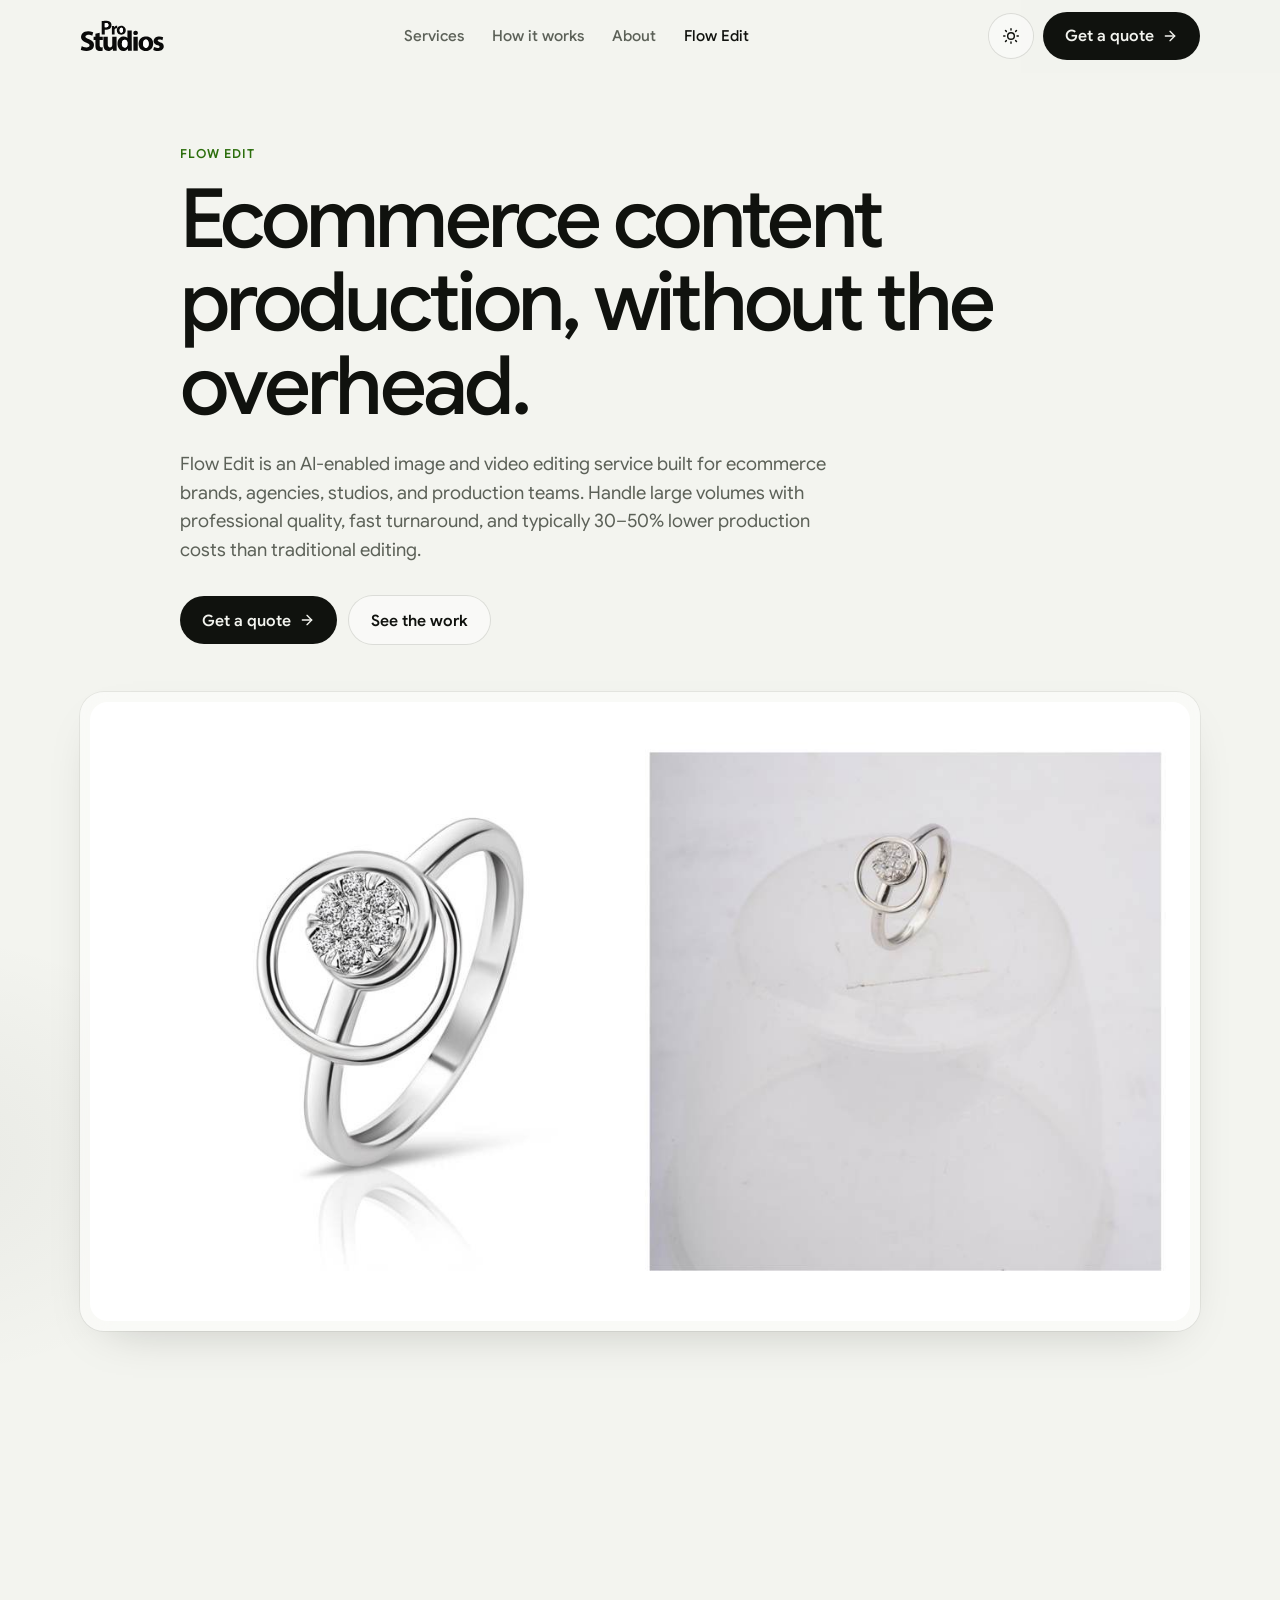
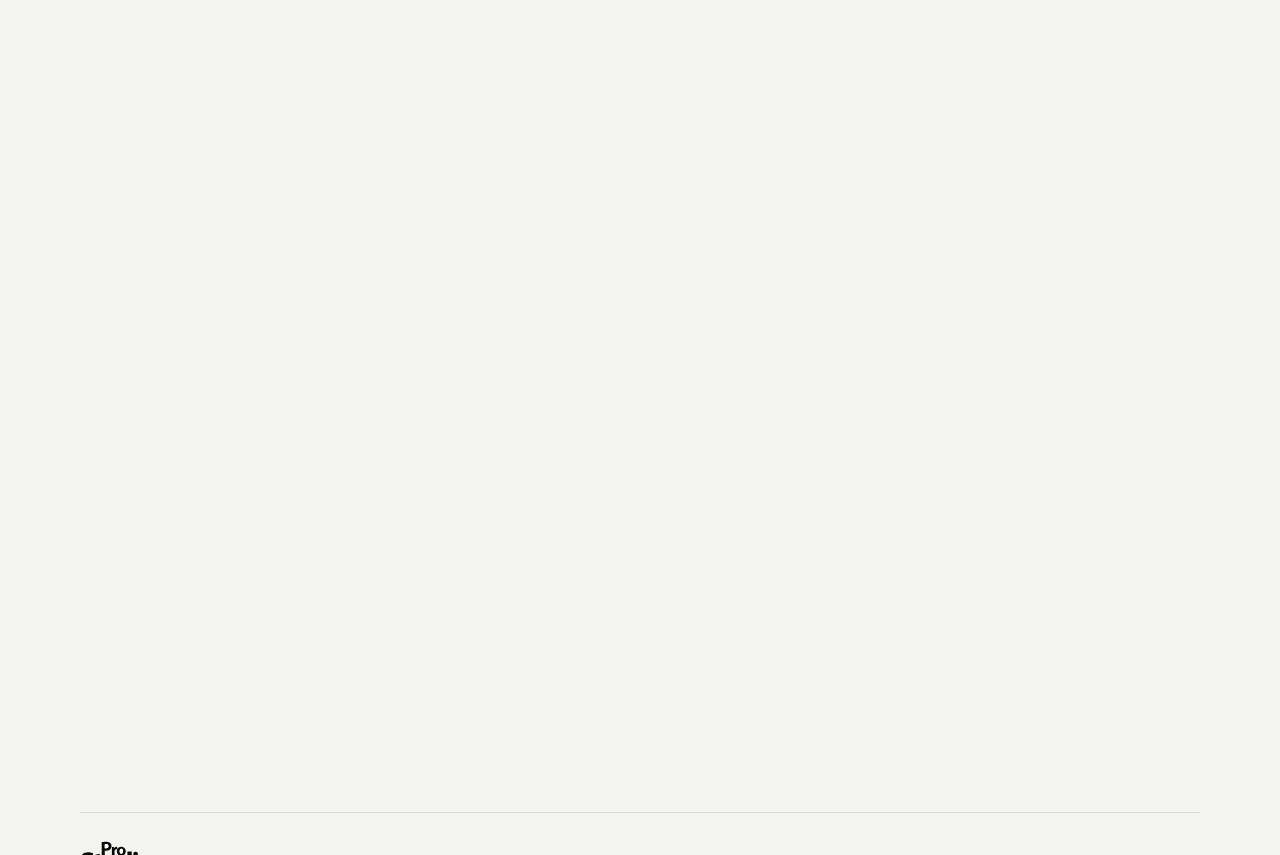
<file: flow.html>
<!DOCTYPE html>
<html lang="en">
<head><style>
/*! tailwindcss v4.3.3 | MIT License | https://tailwindcss.com */
@layer properties;
@layer theme, base, components, utilities;
@layer theme {
  :root, :host {
    --font-sans: -apple-system, BlinkMacSystemFont, "Segoe UI", Roboto, "Helvetica Neue",
      "Noto Sans", Arial, sans-serif, "Apple Color Emoji", "Segoe UI Emoji",
      "Segoe UI Symbol", "Noto Color Emoji";
    --font-mono: ui-monospace, SFMono-Regular, Menlo, Monaco, Consolas, "Liberation Mono",
      "Courier New", monospace;
    --color-red-500: oklch(63.7% 0.237 25.331);
    --color-zinc-50: oklch(98.5% 0 none);
    --color-zinc-400: oklch(70.5% 0.015 286.067);
    --color-zinc-500: oklch(55.2% 0.016 285.938);
    --color-zinc-900: oklch(21% 0.006 285.885);
    --color-zinc-950: oklch(14.1% 0.005 285.823);
    --color-neutral-100: oklch(97% 0 none);
    --color-neutral-300: oklch(87% 0 none);
    --color-neutral-500: oklch(55.6% 0 none);
    --color-neutral-700: oklch(37.1% 0 none);
    --color-neutral-900: oklch(20.5% 0 none);
    --color-black: #000;
    --color-white: #fff;
    --spacing: 0.25rem;
    --container-sm: 24rem;
    --container-md: 28rem;
    --text-xs: 0.75rem;
    --text-sm: 0.875rem;
    --text-sm--line-height: calc(1.25 / 0.875);
    --text-base: 1rem;
    --text-lg: 1.125rem;
    --text-lg--line-height: calc(1.75 / 1.125);
    --text-xl: 1.25rem;
    --text-xl--line-height: calc(1.75 / 1.25);
    --text-2xl: 1.5rem;
    --text-3xl: 1.875rem;
    --font-weight-medium: 500;
    --font-weight-semibold: 600;
    --tracking-tight: -0.025em;
    --leading-tight: 1.25;
    --leading-snug: 1.375;
    --leading-normal: 1.5;
    --radius-xs: 0.125rem;
    --radius-sm: 0.25rem;
    --radius-md: 0.375rem;
    --radius-lg: 0.5rem;
    --radius-xl: 0.75rem;
    --radius-2xl: 1rem;
    --ease-out: cubic-bezier(0, 0, 0.2, 1);
    --ease-in-out: cubic-bezier(0.4, 0, 0.2, 1);
    --animate-pulse: pulse 2s cubic-bezier(0.4, 0, 0.6, 1) infinite;
    --default-transition-duration: 150ms;
    --default-transition-timing-function: cubic-bezier(0.4, 0, 0.2, 1);
    --default-font-family: var(--font-sans);
    --default-mono-font-family: var(--font-mono);
  }
}
@layer base {
  *, ::after, ::before, ::backdrop, ::file-selector-button {
    box-sizing: border-box;
    margin: 0;
    padding: 0;
    border: 0 solid;
  }
  html, :host {
    line-height: 1.5;
    -webkit-text-size-adjust: 100%;
    tab-size: 4;
    font-family: var(--default-font-family, -apple-system, BlinkMacSystemFont, "Segoe UI", Roboto, "Helvetica Neue", "Noto Sans", Arial, sans-serif, "Apple Color Emoji", "Segoe UI Emoji", "Segoe UI Symbol", "Noto Color Emoji");
    font-feature-settings: var(--default-font-feature-settings, normal);
    font-variation-settings: var(--default-font-variation-settings, normal);
    -webkit-tap-highlight-color: transparent;
  }
  hr {
    height: 0;
    color: inherit;
    border-top-width: 1px;
  }
  abbr:where([title]) {
    -webkit-text-decoration: underline dotted;
    text-decoration: underline dotted;
  }
  h1, h2, h3, h4, h5, h6 {
    font-size: inherit;
    font-weight: inherit;
  }
  a {
    color: inherit;
    -webkit-text-decoration: inherit;
    text-decoration: inherit;
  }
  b, strong {
    font-weight: bolder;
  }
  code, kbd, samp, pre {
    font-family: var(--default-mono-font-family, ui-monospace, SFMono-Regular, Menlo, Monaco, Consolas, "Liberation Mono", "Courier New", monospace);
    font-feature-settings: var(--default-mono-font-feature-settings, normal);
    font-variation-settings: var(--default-mono-font-variation-settings, normal);
    font-size: 1em;
  }
  small {
    font-size: 80%;
  }
  sub, sup {
    font-size: 75%;
    line-height: 0;
    position: relative;
    vertical-align: baseline;
  }
  sub {
    bottom: -0.25em;
  }
  sup {
    top: -0.5em;
  }
  table {
    text-indent: 0;
    border-color: inherit;
    border-collapse: collapse;
  }
  :-moz-focusring:where(:not(iframe)) {
    outline: auto;
  }
  progress {
    vertical-align: baseline;
  }
  summary {
    display: list-item;
  }
  ol, ul, menu {
    list-style: none;
  }
  img, svg, video, canvas, audio, iframe, embed, object {
    display: block;
    vertical-align: middle;
  }
  img, video {
    max-width: 100%;
    height: auto;
  }
  button, input, select, optgroup, textarea, ::file-selector-button {
    font: inherit;
    font-feature-settings: inherit;
    font-variation-settings: inherit;
    letter-spacing: inherit;
    color: inherit;
    border-radius: 0;
    background-color: transparent;
    opacity: 1;
  }
  :where(select:is([multiple], [size])) optgroup {
    font-weight: bolder;
  }
  :where(select:is([multiple], [size])) optgroup option {
    padding-inline-start: 20px;
  }
  ::file-selector-button {
    margin-inline-end: 4px;
  }
  ::placeholder {
    opacity: 1;
  }
  @supports (not (-webkit-appearance: -apple-pay-button))  or (contain-intrinsic-size: 1px) {
    ::placeholder {
      color: currentcolor;
      @supports (color: color-mix(in lab, red, red)) {
        color: color-mix(in oklab, currentcolor 50%, transparent);
      }
    }
  }
  textarea {
    resize: vertical;
  }
  ::-webkit-search-decoration {
    -webkit-appearance: none;
  }
  ::-webkit-date-and-time-value {
    min-height: 1lh;
    text-align: inherit;
  }
  ::-webkit-datetime-edit {
    display: inline-flex;
  }
  ::-webkit-datetime-edit-fields-wrapper {
    padding: 0;
  }
  ::-webkit-datetime-edit, ::-webkit-datetime-edit-year-field, ::-webkit-datetime-edit-month-field, ::-webkit-datetime-edit-day-field, ::-webkit-datetime-edit-hour-field, ::-webkit-datetime-edit-minute-field, ::-webkit-datetime-edit-second-field, ::-webkit-datetime-edit-millisecond-field, ::-webkit-datetime-edit-meridiem-field {
    padding-block: 0;
  }
  ::-webkit-calendar-picker-indicator {
    line-height: 1;
  }
  :-moz-ui-invalid {
    box-shadow: none;
  }
  button, input:where([type="button"], [type="reset"], [type="submit"]), ::file-selector-button {
    appearance: button;
  }
  ::-webkit-inner-spin-button, ::-webkit-outer-spin-button {
    height: auto;
  }
  [hidden]:where(:not([hidden="until-found"])) {
    display: none !important;
  }
}
@layer utilities {
  .collapse {
    visibility: collapse;
  }
  .invisible {
    visibility: hidden;
  }
  .visible {
    visibility: visible;
  }
  .absolute {
    position: absolute;
  }
  .fixed {
    position: fixed;
  }
  .relative {
    position: relative;
  }
  .static {
    position: static;
  }
  .sticky {
    position: sticky;
  }
  .inset-0 {
    inset: 0px;
  }
  .right-1 {
    right: var(--spacing);
  }
  .right-2 {
    right: calc(var(--spacing) * 2);
  }
  .right-3 {
    right: calc(var(--spacing) * 3);
  }
  .right-4 {
    right: calc(var(--spacing) * 4);
  }
  .left-1 {
    left: var(--spacing);
  }
  .left-2 {
    left: calc(var(--spacing) * 2);
  }
  .left-3 {
    left: calc(var(--spacing) * 3);
  }
  .left-4 {
    left: calc(var(--spacing) * 4);
  }
  .container {
    width: 100%;
    @media (width >= 40rem) {
      max-width: 40rem;
    }
    @media (width >= 48rem) {
      max-width: 48rem;
    }
    @media (width >= 64rem) {
      max-width: 64rem;
    }
    @media (width >= 80rem) {
      max-width: 80rem;
    }
    @media (width >= 96rem) {
      max-width: 96rem;
    }
  }
  .ml-px {
    margin-left: 1px;
  }
  .block {
    display: block;
  }
  .contents {
    display: contents;
  }
  .flex {
    display: flex;
  }
  .grid {
    display: grid;
  }
  .hidden {
    display: none;
  }
  .inline {
    display: inline;
  }
  .table {
    display: table;
  }
  .size-5 {
    width: calc(var(--spacing) * 5);
    height: calc(var(--spacing) * 5);
  }
  .size-10 {
    width: calc(var(--spacing) * 10);
    height: calc(var(--spacing) * 10);
  }
  .h-8 {
    height: calc(var(--spacing) * 8);
  }
  .min-h-screen {
    min-height: 100vh;
  }
  .w-8 {
    width: calc(var(--spacing) * 8);
  }
  .w-full {
    width: 100%;
  }
  .max-w-md {
    max-width: var(--container-md);
  }
  .max-w-sm {
    max-width: var(--container-sm);
  }
  .shrink {
    flex-shrink: 1;
  }
  .grow {
    flex-grow: 1;
  }
  .scale-100 {
    --tw-scale-x: 100%;
    --tw-scale-y: 100%;
    --tw-scale-z: 100%;
    scale: var(--tw-scale-x) var(--tw-scale-y);
  }
  .scale-\[0\.25\] {
    scale: 0.25;
  }
  .transform {
    transform: var(--tw-rotate-x,) var(--tw-rotate-y,) var(--tw-rotate-z,) var(--tw-skew-x,) var(--tw-skew-y,);
  }
  .animate-pulse {
    animation: var(--animate-pulse);
  }
  .cursor-pointer {
    cursor: pointer;
  }
  .resize {
    resize: both;
  }
  .flex-col {
    flex-direction: column;
  }
  .place-items-center {
    place-items: center;
  }
  .items-center {
    align-items: center;
  }
  .justify-center {
    justify-content: center;
  }
  .gap-2 {
    gap: calc(var(--spacing) * 2);
  }
  .gap-3 {
    gap: calc(var(--spacing) * 3);
  }
  :where(.space-y-3 > :not(:last-child)) {
    --tw-space-y-reverse: 0;
    margin-block-start: calc(calc(var(--spacing) * 3) * var(--tw-space-y-reverse));
    margin-block-end: calc(calc(var(--spacing) * 3) * calc(1 - var(--tw-space-y-reverse)));
  }
  .truncate {
    overflow: hidden;
    text-overflow: ellipsis;
    white-space: nowrap;
  }
  .rounded {
    border-radius: 0.25rem;
  }
  .rounded-2xl {
    border-radius: var(--radius-2xl);
  }
  .rounded-full {
    border-radius: calc(infinity * 1px);
  }
  .rounded-lg {
    border-radius: var(--radius-lg);
  }
  .rounded-md {
    border-radius: var(--radius-md);
  }
  .rounded-xl {
    border-radius: var(--radius-xl);
  }
  .border {
    border-style: var(--tw-border-style);
    border-width: 1px;
  }
  .border-t {
    border-top-style: var(--tw-border-style);
    border-top-width: 1px;
  }
  .border-b {
    border-bottom-style: var(--tw-border-style);
    border-bottom-width: 1px;
  }
  .border-neutral-300 {
    border-color: var(--color-neutral-300);
  }
  .bg-black {
    background-color: var(--color-black);
  }
  .bg-black\/10 {
    background-color: color-mix(in srgb, #000 10%, transparent);
    @supports (color: color-mix(in lab, red, red)) {
      background-color: color-mix(in oklab, var(--color-black) 10%, transparent);
    }
  }
  .bg-zinc-50 {
    background-color: var(--color-zinc-50);
  }
  .object-cover {
    object-fit: cover;
  }
  .p-2 {
    padding: calc(var(--spacing) * 2);
  }
  .p-6 {
    padding: calc(var(--spacing) * 6);
  }
  .p-8 {
    padding: calc(var(--spacing) * 8);
  }
  .p-\[16px\] {
    padding: 16px;
  }
  .px-4 {
    padding-inline: calc(var(--spacing) * 4);
  }
  .px-6 {
    padding-inline: calc(var(--spacing) * 6);
  }
  .py-2 {
    padding-block: calc(var(--spacing) * 2);
  }
  .pr-3\.5 {
    padding-right: calc(var(--spacing) * 3.5);
  }
  .pl-4 {
    padding-left: calc(var(--spacing) * 4);
  }
  .text-center {
    text-align: center;
  }
  .text-lg {
    font-size: var(--text-lg);
    line-height: var(--tw-leading, var(--text-lg--line-height));
  }
  .text-sm {
    font-size: var(--text-sm);
    line-height: var(--tw-leading, var(--text-sm--line-height));
  }
  .text-xl {
    font-size: var(--text-xl);
    line-height: var(--tw-leading, var(--text-xl--line-height));
  }
  .text-\[13px\] {
    font-size: 13px;
  }
  .font-medium {
    --tw-font-weight: var(--font-weight-medium);
    font-weight: var(--font-weight-medium);
  }
  .font-semibold {
    --tw-font-weight: var(--font-weight-semibold);
    font-weight: var(--font-weight-semibold);
  }
  .text-balance {
    text-wrap: balance;
  }
  .text-wrap {
    text-wrap: wrap;
  }
  .break-words {
    overflow-wrap: break-word;
  }
  .text-neutral-500 {
    color: var(--color-neutral-500);
  }
  .text-red-500 {
    color: var(--color-red-500);
  }
  .text-white {
    color: var(--color-white);
  }
  .text-zinc-500 {
    color: var(--color-zinc-500);
  }
  .text-zinc-900 {
    color: var(--color-zinc-900);
  }
  .tabular-nums {
    --tw-numeric-spacing: tabular-nums;
    font-variant-numeric: var(--tw-ordinal,) var(--tw-slashed-zero,) var(--tw-numeric-figure,) var(--tw-numeric-spacing,) var(--tw-numeric-fraction,);
  }
  .underline-offset-4 {
    text-underline-offset: 4px;
  }
  .antialiased {
    -webkit-font-smoothing: antialiased;
    -moz-osx-font-smoothing: grayscale;
  }
  .opacity-0 {
    opacity: 0%;
  }
  .opacity-70 {
    opacity: 70%;
  }
  .opacity-100 {
    opacity: 100%;
  }
  .shadow {
    --tw-shadow: 0 1px 3px 0 var(--tw-shadow-color, rgb(0 0 0 / 0.1)), 0 1px 2px -1px var(--tw-shadow-color, rgb(0 0 0 / 0.1));
    box-shadow: var(--tw-inset-shadow), var(--tw-inset-ring-shadow), var(--tw-ring-offset-shadow), var(--tw-ring-shadow), var(--tw-shadow);
  }
  .ring {
    --tw-ring-shadow: var(--tw-ring-inset,) 0 0 0 calc(1px + var(--tw-ring-offset-width)) var(--tw-ring-color, currentcolor);
    box-shadow: var(--tw-inset-shadow), var(--tw-inset-ring-shadow), var(--tw-ring-offset-shadow), var(--tw-ring-shadow), var(--tw-shadow);
  }
  .outline {
    outline-style: var(--tw-outline-style);
    outline-width: 1px;
  }
  .outline-1 {
    outline-style: var(--tw-outline-style);
    outline-width: 1px;
  }
  .-outline-offset-1 {
    outline-offset: calc(1px * -1);
  }
  .outline-black\/10 {
    outline-color: color-mix(in srgb, #000 10%, transparent);
    @supports (color: color-mix(in lab, red, red)) {
      outline-color: color-mix(in oklab, var(--color-black) 10%, transparent);
    }
  }
  .blur {
    --tw-blur: blur(8px);
    filter: var(--tw-blur,) var(--tw-brightness,) var(--tw-contrast,) var(--tw-grayscale,) var(--tw-hue-rotate,) var(--tw-invert,) var(--tw-saturate,) var(--tw-sepia,) var(--tw-drop-shadow,);
  }
  .blur-\[4px\] {
    --tw-blur: blur(4px);
    filter: var(--tw-blur,) var(--tw-brightness,) var(--tw-contrast,) var(--tw-grayscale,) var(--tw-hue-rotate,) var(--tw-invert,) var(--tw-saturate,) var(--tw-sepia,) var(--tw-drop-shadow,);
  }
  .blur-none {
    --tw-blur:  ;
    filter: var(--tw-blur,) var(--tw-brightness,) var(--tw-contrast,) var(--tw-grayscale,) var(--tw-hue-rotate,) var(--tw-invert,) var(--tw-saturate,) var(--tw-sepia,) var(--tw-drop-shadow,);
  }
  .grayscale {
    --tw-grayscale: grayscale(100%);
    filter: var(--tw-blur,) var(--tw-brightness,) var(--tw-contrast,) var(--tw-grayscale,) var(--tw-hue-rotate,) var(--tw-invert,) var(--tw-saturate,) var(--tw-sepia,) var(--tw-drop-shadow,);
  }
  .invert {
    --tw-invert: invert(100%);
    filter: var(--tw-blur,) var(--tw-brightness,) var(--tw-contrast,) var(--tw-grayscale,) var(--tw-hue-rotate,) var(--tw-invert,) var(--tw-saturate,) var(--tw-sepia,) var(--tw-drop-shadow,);
  }
  .sepia {
    --tw-sepia: sepia(100%);
    filter: var(--tw-blur,) var(--tw-brightness,) var(--tw-contrast,) var(--tw-grayscale,) var(--tw-hue-rotate,) var(--tw-invert,) var(--tw-saturate,) var(--tw-sepia,) var(--tw-drop-shadow,);
  }
  .filter {
    filter: var(--tw-blur,) var(--tw-brightness,) var(--tw-contrast,) var(--tw-grayscale,) var(--tw-hue-rotate,) var(--tw-invert,) var(--tw-saturate,) var(--tw-sepia,) var(--tw-drop-shadow,);
  }
  .transition {
    transition-property: color, background-color, border-color, outline-color, text-decoration-color, fill, stroke, --tw-gradient-from, --tw-gradient-via, --tw-gradient-to, opacity, box-shadow, transform, translate, scale, rotate, filter, -webkit-backdrop-filter, backdrop-filter, display, content-visibility, overlay, pointer-events;
    transition-timing-function: var(--tw-ease, var(--default-transition-timing-function));
    transition-duration: var(--tw-duration, var(--default-transition-duration));
  }
  .transition-\[box-shadow\] {
    transition-property: box-shadow;
    transition-timing-function: var(--tw-ease, var(--default-transition-timing-function));
    transition-duration: var(--tw-duration, var(--default-transition-duration));
  }
  .transition-\[opacity\,filter\,scale\] {
    transition-property: opacity,filter,scale;
    transition-timing-function: var(--tw-ease, var(--default-transition-timing-function));
    transition-duration: var(--tw-duration, var(--default-transition-duration));
  }
  .transition-\[scale\,background-color\] {
    transition-property: scale,background-color;
    transition-timing-function: var(--tw-ease, var(--default-transition-timing-function));
    transition-duration: var(--tw-duration, var(--default-transition-duration));
  }
  .transition-\[scale\,opacity\,filter\] {
    transition-property: scale,opacity,filter;
    transition-timing-function: var(--tw-ease, var(--default-transition-timing-function));
    transition-duration: var(--tw-duration, var(--default-transition-duration));
  }
  .transition-transform {
    transition-property: transform, translate, scale, rotate;
    transition-timing-function: var(--tw-ease, var(--default-transition-timing-function));
    transition-duration: var(--tw-duration, var(--default-transition-duration));
  }
  .duration-150 {
    --tw-duration: 150ms;
    transition-duration: 150ms;
  }
  .duration-300 {
    --tw-duration: 300ms;
    transition-duration: 300ms;
  }
  .ease-\[cubic-bezier\(0\.2\,0\,0\,1\)\] {
    --tw-ease: cubic-bezier(0.2,0,0,1);
    transition-timing-function: cubic-bezier(0.2,0,0,1);
  }
  .ease-out {
    --tw-ease: var(--ease-out);
    transition-timing-function: var(--ease-out);
  }
  .after\:absolute::after {
    content: var(--tw-content);
    position: absolute;
  }
  .after\:top-1\/2::after {
    content: var(--tw-content);
    top: calc(1 / 2 * 100%);
  }
  .after\:left-1\/2::after {
    content: var(--tw-content);
    left: calc(1 / 2 * 100%);
  }
  .after\:size-10::after {
    content: var(--tw-content);
    width: calc(var(--spacing) * 10);
    height: calc(var(--spacing) * 10);
  }
  .after\:-translate-1\/2::after {
    content: var(--tw-content);
    --tw-translate-x: calc(calc(1 / 2 * 100%) * -1);
    --tw-translate-y: calc(calc(1 / 2 * 100%) * -1);
    translate: var(--tw-translate-x) var(--tw-translate-y);
  }
  @media (hover: hover) {
    .hover\:bg-neutral-100:hover {
      background-color: var(--color-neutral-100);
    }
    .hover\:underline:hover {
      text-decoration-line: underline;
    }
  }
  .active\:scale-\[0\.96\]:active {
    scale: 0.96;
  }
  .active\:not-disabled\:scale-\[0\.96\]:active:not(:disabled) {
    scale: 0.96;
  }
  .disabled\:cursor-wait:disabled {
    cursor: wait;
  }
  .disabled\:no-underline:disabled {
    text-decoration-line: none;
  }
  @media (prefers-color-scheme: dark) {
    .dark\:border-neutral-700 {
      border-color: var(--color-neutral-700);
    }
    .dark\:bg-white\/20 {
      background-color: color-mix(in srgb, #fff 20%, transparent);
    }
    @supports (color: color-mix(in lab, red, red)) {
      .dark\:bg-white\/20 {
        background-color: color-mix(in oklab, var(--color-white) 20%, transparent);
      }
    }
    .dark\:bg-zinc-950 {
      background-color: var(--color-zinc-950);
    }
    .dark\:text-zinc-50 {
      color: var(--color-zinc-50);
    }
    .dark\:text-zinc-400 {
      color: var(--color-zinc-400);
    }
    .dark\:outline-white\/10 {
      outline-color: color-mix(in srgb, #fff 10%, transparent);
    }
    @supports (color: color-mix(in lab, red, red)) {
      .dark\:outline-white\/10 {
        outline-color: color-mix(in oklab, var(--color-white) 10%, transparent);
      }
    }
    @media (hover: hover) {
      .dark\:hover\:bg-neutral-900:hover {
        background-color: var(--color-neutral-900);
      }
    }
  }
}
@font-face {
  font-family: "Google Sans";
  font-style: normal;
  font-weight: 400;
  font-display: swap;
  src: url("fonts/google-sans-latin-ext-400.woff2") format("woff2");
  unicode-range: U+0100-02BA, U+02BD-02C5, U+02C7-02CC, U+02CE-02D7, U+02DD-02FF, U+0304, U+0308, U+0329, U+1D00-1DBF, U+1E00-1E9F, U+1EF2-1EFF, U+2020, U+20A0-20AB, U+20AD-20C0, U+2113, U+2C60-2C7F, U+A720-A7FF;
}
@font-face {
  font-family: "Google Sans";
  font-style: normal;
  font-weight: 400;
  font-display: swap;
  src: url("fonts/google-sans-latin-400.woff2") format("woff2");
  unicode-range: U+0000-00FF, U+0131, U+0152-0153, U+02BB-02BC, U+02C6, U+02DA, U+02DC, U+0304, U+0308, U+0329, U+2000-206F, U+20AC, U+2122, U+2191, U+2193, U+2212, U+2215, U+FEFF, U+FFFD;
}
@font-face {
  font-family: "Google Sans";
  font-style: normal;
  font-weight: 500;
  font-display: swap;
  src: url("fonts/google-sans-latin-ext-500.woff2") format("woff2");
  unicode-range: U+0100-02BA, U+02BD-02C5, U+02C7-02CC, U+02CE-02D7, U+02DD-02FF, U+0304, U+0308, U+0329, U+1D00-1DBF, U+1E00-1E9F, U+1EF2-1EFF, U+2020, U+20A0-20AB, U+20AD-20C0, U+2113, U+2C60-2C7F, U+A720-A7FF;
}
@font-face {
  font-family: "Google Sans";
  font-style: normal;
  font-weight: 500;
  font-display: swap;
  src: url("fonts/google-sans-latin-500.woff2") format("woff2");
  unicode-range: U+0000-00FF, U+0131, U+0152-0153, U+02BB-02BC, U+02C6, U+02DA, U+02DC, U+0304, U+0308, U+0329, U+2000-206F, U+20AC, U+2122, U+2191, U+2193, U+2212, U+2215, U+FEFF, U+FFFD;
}
@font-face {
  font-family: "Google Sans";
  font-style: normal;
  font-weight: 600;
  font-display: swap;
  src: url("fonts/google-sans-latin-ext-600.woff2") format("woff2");
  unicode-range: U+0100-02BA, U+02BD-02C5, U+02C7-02CC, U+02CE-02D7, U+02DD-02FF, U+0304, U+0308, U+0329, U+1D00-1DBF, U+1E00-1E9F, U+1EF2-1EFF, U+2020, U+20A0-20AB, U+20AD-20C0, U+2113, U+2C60-2C7F, U+A720-A7FF;
}
@font-face {
  font-family: "Google Sans";
  font-style: normal;
  font-weight: 600;
  font-display: swap;
  src: url("fonts/google-sans-latin-600.woff2") format("woff2");
  unicode-range: U+0000-00FF, U+0131, U+0152-0153, U+02BB-02BC, U+02C6, U+02DA, U+02DC, U+0304, U+0308, U+0329, U+2000-206F, U+20AC, U+2122, U+2191, U+2193, U+2212, U+2215, U+FEFF, U+FFFD;
}
@layer base {
  button:not(:disabled), [role="button"]:not(:disabled) {
    cursor: pointer;
  }
}
:root {
  --bg: #f3f4ef;
  --bg-2: #e7e9e2;
  --fg: #10120e;
  --muted: #5c6158;
  --line: rgba(16, 18, 14, 0.1);
  --glass: rgba(255, 255, 255, 0.52);
  --glass-strong: rgba(255, 255, 255, 0.74);
  --accent: #5fbf1f;
  --accent-ink: #2c6e0c;
  --shadow: 0 0 0 1px rgba(16, 18, 14, 0.06),
    0 18px 50px -28px rgba(16, 18, 14, 0.28);
  --shadow-hover: 0 0 0 1px rgba(16, 18, 14, 0.08),
    0 22px 60px -24px rgba(16, 18, 14, 0.34);
  --spot: rgba(95, 191, 31, 0.22);
  --input: rgba(255, 255, 255, 0.72);
  --chip: rgba(255, 255, 255, 0.45);
  --font: "Google Sans", "Segoe UI", sans-serif;
  --ease: cubic-bezier(0.22, 1, 0.36, 1);
  --header: 72px;
  color-scheme: light;
}
:root[data-theme="dark"] {
  --bg: #090a08;
  --bg-2: #121410;
  --fg: #f4f5f0;
  --muted: #a7ad9f;
  --line: rgba(255, 255, 255, 0.12);
  --glass: rgba(18, 20, 16, 0.55);
  --glass-strong: rgba(14, 16, 12, 0.78);
  --accent-ink: #8ed64a;
  --shadow: 0 0 0 1px rgba(255, 255, 255, 0.08),
    0 18px 50px -24px rgba(0, 0, 0, 0.65);
  --shadow-hover: 0 0 0 1px rgba(255, 255, 255, 0.14),
    0 22px 60px -22px rgba(0, 0, 0, 0.72);
  --spot: rgba(95, 191, 31, 0.18);
  --input: rgba(255, 255, 255, 0.05);
  --chip: rgba(255, 255, 255, 0.04);
  color-scheme: dark;
}
@media (prefers-color-scheme: dark) {
  :root:not([data-theme="light"]) {
    --bg: #090a08;
    --bg-2: #121410;
    --fg: #f4f5f0;
    --muted: #a7ad9f;
    --line: rgba(255, 255, 255, 0.12);
    --glass: rgba(18, 20, 16, 0.55);
    --glass-strong: rgba(14, 16, 12, 0.78);
    --accent-ink: #8ed64a;
    --shadow: 0 0 0 1px rgba(255, 255, 255, 0.08),
      0 18px 50px -24px rgba(0, 0, 0, 0.65);
    --shadow-hover: 0 0 0 1px rgba(255, 255, 255, 0.14),
      0 22px 60px -22px rgba(0, 0, 0, 0.72);
    --spot: rgba(95, 191, 31, 0.18);
    --input: rgba(255, 255, 255, 0.05);
    --chip: rgba(255, 255, 255, 0.04);
    color-scheme: dark;
  }
}
* {
  box-sizing: border-box;
}
html {
  scroll-behavior: smooth;
  scroll-padding-top: calc(var(--header) + env(safe-area-inset-top, 0px));
  overflow-x: clip;
}
body {
  margin: 0;
  background: radial-gradient(900px 480px at 88% -10%, var(--spot), transparent 60%), radial-gradient(700px 420px at -10% 20%, rgba(16, 18, 14, 0.05), transparent 55%), var(--bg);
  color: var(--fg);
  font-family: var(--font);
  font-size: 1.0625rem;
  line-height: 1.5;
  -webkit-font-smoothing: antialiased;
  text-rendering: optimizeLegibility;
}
img {
  max-width: 100%;
  display: block;
}
a {
  color: inherit;
  text-decoration: none;
}
button, input, select, textarea {
  font-family: inherit;
  color: inherit;
}
::selection {
  background: #d7f5b4;
  color: #10120e;
}
.skip {
  position: absolute;
  left: 16px;
  top: -48px;
  z-index: 80;
  background: var(--fg);
  color: var(--bg);
  padding: 10px 14px;
  border-radius: 999px;
}
.skip:focus {
  top: calc(12px + env(safe-area-inset-top, 0px));
}
.progress {
  position: fixed;
  top: 0;
  left: 0;
  right: 0;
  height: 2px;
  transform-origin: 0 50%;
  transform: scaleX(0);
  background: var(--accent);
  z-index: 70;
  pointer-events: none;
}
.wrap {
  width: min(1120px, calc(100% - 40px));
  margin-inline: auto;
}
@media (max-width: 640px) {
  .wrap {
    width: min(1120px, calc(100% - 32px));
  }
}
.glass {
  background: var(--glass);
  backdrop-filter: blur(12px) saturate(1.25);
  -webkit-backdrop-filter: blur(12px) saturate(1.25);
  box-shadow: var(--shadow);
  border-radius: 24px;
}
header.site-header {
  position: sticky;
  top: 0;
  z-index: 50;
  padding-top: env(safe-area-inset-top, 0px);
  background: var(--bg);
  @supports (color: color-mix(in lab, red, red)) {
    background: color-mix(in srgb, var(--bg) 78%, transparent);
  }
  border-bottom: 1px solid transparent;
  transition: background 280ms var(--ease), border-color 280ms var(--ease), box-shadow 280ms var(--ease);
}
header.site-header.is-scrolled {
  background: var(--bg);
  @supports (color: color-mix(in lab, red, red)) {
    background: color-mix(in srgb, var(--bg) 92%, transparent);
  }
  border-bottom-color: var(--line);
  box-shadow: 0 10px 30px -24px rgba(0, 0, 0, 0.45);
}
.nav {
  min-height: var(--header);
  display: flex;
  align-items: center;
  justify-content: space-between;
  gap: 16px;
}
.brand {
  display: flex;
  align-items: center;
  min-height: 44px;
}
.brand-logo {
  height: 32px;
  width: auto;
}
:root[data-theme="dark"] .brand-logo {
  filter: invert(1);
}
@media (prefers-color-scheme: dark) {
  :root:not([data-theme="light"]) .brand-logo {
    filter: invert(1);
  }
}
.nav-links {
  display: flex;
  align-items: center;
  gap: 28px;
}
.nav-links .mobile-cta {
  display: none;
}
.nav-links a {
  color: var(--muted);
  font-size: 0.95rem;
  font-weight: 500;
  min-height: 44px;
  display: inline-flex;
  align-items: center;
  position: relative;
}
.nav-links a::after {
  content: "";
  position: absolute;
  left: 0;
  bottom: 10px;
  width: 100%;
  height: 1px;
  background: currentColor;
  transform: scaleX(0);
  transform-origin: left;
  transition: transform 320ms var(--ease);
}
.nav-links a:hover {
  color: var(--fg);
}
.nav-links a:hover::after {
  transform: scaleX(1);
}
.nav-actions {
  display: flex;
  align-items: center;
  gap: 10px;
  position: relative;
  z-index: 70;
}
.icon-btn, .menu-btn {
  width: 44px;
  height: 44px;
  border-radius: 999px;
  border: 0;
  background: var(--chip);
  box-shadow: 0 0 0 1px var(--line);
  display: grid;
  place-items: center;
  color: var(--fg);
  transition: transform 180ms var(--ease), background 180ms var(--ease);
}
.icon-btn:active, .menu-btn:active {
  transform: scale(0.96);
}
.btn:active {
  transform: translateY(0) scale(0.98);
}
.menu-btn {
  display: none;
}
.menu-btn .icon-close{display:none}.menu-btn.is-open .icon-open{display:none}.menu-btn.is-open .icon-close{display:block}
.theme-ico {
  width: 20px;
  height: 20px;
  display: grid;
  place-items: center;
}
.theme-ico svg {
  grid-area: 1 / 1;
  width: 20px;
  height: 20px;
  display: block;
  transition: opacity 200ms var(--ease);
}
.theme-ico .sun {
  opacity: 1;
}
.theme-ico .moon {
  opacity: 0;
}
:root[data-theme="dark"] .theme-ico .sun {
  opacity: 0;
}
:root[data-theme="dark"] .theme-ico .moon {
  opacity: 1;
}
@media (prefers-color-scheme: dark) {
  :root:not([data-theme="light"]) .theme-ico .sun {
    opacity: 0;
  }
  :root:not([data-theme="light"]) .theme-ico .moon {
    opacity: 1;
  }
}
.btn {
  display: inline-flex;
  align-items: center;
  justify-content: center;
  gap: 8px;
  min-height: 48px;
  padding: 0 22px;
  border-radius: 999px;
  font-weight: 600;
  font-size: 0.98rem;
  border: 0;
  transition: transform 180ms var(--ease), background 220ms var(--ease), color 220ms var(--ease), box-shadow 220ms var(--ease);
}
.btn svg {
  width: 16px;
  height: 16px;
}
.btn-primary, .btn-primary:hover, .btn-primary:focus-visible, .nav-links a.btn-primary, .nav-links a.btn-primary:hover {
  background: var(--fg);
  color: var(--bg);
}
.btn-primary:hover {
  transform: translateY(-2px);
  box-shadow: 0 10px 22px -14px var(--accent);
  @supports (color: color-mix(in lab, red, red)) {
    box-shadow: 0 10px 22px -14px color-mix(in srgb, var(--accent) 85%, transparent);
  }
}
.nav-links a.btn-primary::after {
  display: none;
}
.btn-primary:disabled {
  opacity: 0.72;
  transform: none;
}
.btn-ghost {
  background: var(--chip);
  color: var(--fg);
  box-shadow: 0 0 0 1px var(--line);
}
.btn-ghost:hover {
  background: var(--accent);
  @supports (color: color-mix(in lab, red, red)) {
    background: color-mix(in srgb, var(--accent) 14%, var(--chip));
  }
  box-shadow: 0 0 0 1px var(--accent);
  @supports (color: color-mix(in lab, red, red)) {
    box-shadow: 0 0 0 1px color-mix(in srgb, var(--accent) 40%, var(--line));
  }
}
.btn-line {
  min-height: 44px;
  padding: 0;
  border-radius: 0;
  background: none;
  color: var(--fg);
  font-weight: 600;
  gap: 6px;
  box-shadow: none;
}
.btn-line span {
  border-bottom: 1px solid currentColor;
  line-height: 1.2;
}
.scrim {
  position: fixed;
  inset: 0;
  background: rgba(0, 0, 0, 0.35);
  border: 0;
  opacity: 0;
  pointer-events: none;
  transition: opacity 280ms var(--ease);
  z-index: 55;
}
.scrim.open {
  opacity: 1;
  pointer-events: auto;
}
.menu-clip {
  display: contents;
}
@media (max-width: 900px) {
  .menu-btn {
    display: grid;
  }
  .nav-cta {
    display: none;
  }
  .menu-clip {
    display: block;
    position: fixed;
    inset: 0;
    overflow: hidden;
    pointer-events: none;
    z-index: 60;
  }
  .nav-links {
    position: absolute;
    top: 0;
    right: 0;
    height: 100%;
    width: min(84vw, 340px);
    max-width: 100%;
    background: var(--bg);
    @supports (color: color-mix(in lab, red, red)) {
      background: color-mix(in srgb, var(--bg) 88%, transparent);
    }
    backdrop-filter: blur(24px) saturate(1.4);
    -webkit-backdrop-filter: blur(24px) saturate(1.4);
    box-shadow: -20px 0 60px -30px rgba(0, 0, 0, 0.45);
    flex-direction: column;
    align-items: flex-start;
    justify-content: flex-start;
    gap: 4px;
    padding: calc(env(safe-area-inset-top, 0px) + 88px) 28px 32px;
    transform: translateX(100%);
    transition: transform 420ms var(--ease);
    pointer-events: auto;
  }
  .menu-clip.open .nav-links {
    transform: translateX(0);
  }
  .nav-links a {
    width: 100%;
    font-size: 1.15rem;
    border-bottom: 1px solid var(--line);
  }
  .nav-links a::after {
    display: none;
  }
  .nav-links .mobile-cta {
    display: inline-flex;
    margin-top: 18px;
    width: 100%;
    border-bottom: 0;
  }
}
.hero {
  padding: 72px 0 28px;
  position: relative;
}
.hero-copy {
  position: relative;
  z-index: 1;
  max-width: 920px;
}
.eyebrow {
  color: var(--accent-ink);
  font-weight: 600;
  letter-spacing: 0.08em;
  font-size: 0.78rem;
  text-transform: uppercase;
  margin: 0 0 14px;
}
h1, h2, h3, p {
  margin: 0;
}
h1 {
  font-size: clamp(2.6rem, 6.4vw, 5.15rem);
  font-weight: 500;
  letter-spacing: -0.045em;
  line-height: 1.02;
  max-width: 12em;
}
.lede {
  margin-top: 22px;
  max-width: 42rem;
  color: var(--muted);
  font-size: 1.15rem;
  line-height: 1.55;
}
.hero-cta {
  display: flex;
  flex-wrap: wrap;
  gap: 12px;
  margin-top: 32px;
}
h2 {
  font-size: clamp(1.8rem, 3.6vw, 2.85rem);
  font-weight: 500;
  letter-spacing: -0.035em;
  line-height: 1.08;
  max-width: 16ch;
}
.center {
  text-align: center;
}
.center h2, .center .lede, .center .eyebrow {
  margin-inline: auto;
}
.center h2 {
  max-width: 18ch;
}
section.block {
  padding: 72px 0;
  content-visibility: auto;
  contain-intrinsic-size: auto 720px;
}
.kicker {
  text-align: center;
  color: var(--muted);
  font-size: 0.82rem;
  font-weight: 600;
  letter-spacing: 0.08em;
  text-transform: uppercase;
  margin-bottom: 16px;
}
.logo-frame {
  overflow: hidden;
  padding: 10px;
  border-radius: 28px;
}
.logo-frame img {
  width: 100%;
  height: auto;
  border-radius: 18px;
  background: #fff;
}
.chips {
  display: flex;
  flex-wrap: wrap;
  gap: 10px;
  margin-top: 28px;
  justify-content: center;
}
.chips span, .tags span {
  border-radius: 999px;
  padding: 8px 14px;
  color: var(--muted);
  background: var(--chip);
  box-shadow: 0 0 0 1px var(--line);
  font-size: 0.9rem;
}
.tags {
  display: flex;
  flex-wrap: wrap;
  gap: 8px;
  margin-top: 16px;
}
.tags span {
  font-size: 0.8rem;
  padding: 6px 12px;
}
.svc-list {
  list-style: none;
  margin: 36px 0 0;
  padding: 8px;
  display: grid;
  gap: 8px;
}
.svc {
  display: grid;
  grid-template-columns: auto 1fr;
  gap: 18px 22px;
  padding: 22px;
  border-radius: 20px;
  transition: transform 420ms var(--ease), background 420ms var(--ease), box-shadow 420ms var(--ease);
}
.svc:hover {
  transform: translateY(-2px);
  box-shadow: 0 14px 28px -18px var(--accent);
  @supports (color: color-mix(in lab, red, red)) {
    box-shadow: 0 14px 28px -18px color-mix(in srgb, var(--accent) 55%, transparent);
  }
}
.svc-ico {
  width: 48px;
  height: 48px;
  border-radius: 16px;
  display: grid;
  place-items: center;
  background: var(--accent);
  @supports (color: color-mix(in lab, red, red)) {
    background: color-mix(in srgb, var(--accent) 16%, transparent);
  }
  color: var(--accent-ink);
}
.svc-ico svg {
  width: 22px;
  height: 22px;
}
.num {
  color: var(--muted);
  font-size: 0.78rem;
  font-weight: 600;
  letter-spacing: 0.06em;
}
.svc h3 {
  font-size: 1.25rem;
  font-weight: 600;
  letter-spacing: -0.02em;
  margin-top: 2px;
}
.svc p {
  margin-top: 8px;
  color: var(--muted);
  max-width: 58ch;
}
.svc .btn-line {
  margin-top: 14px;
}
.statement {
  padding: 28px 0 8px;
}
.statement-card {
  padding: clamp(36px, 6vw, 72px) clamp(22px, 4vw, 48px);
  text-align: center;
}
.statement h2 {
  max-width: 16ch;
  margin-inline: auto;
  font-size: clamp(2rem, 5vw, 3.6rem);
}
.grid-4, .grid-3 {
  display: grid;
  gap: 14px;
  margin-top: 32px;
}
.grid-4 {
  grid-template-columns: repeat(4, 1fr);
}
.grid-3 {
  grid-template-columns: repeat(3, 1fr);
  padding: 0;
  list-style: none;
}
.card {
  padding: 22px 20px 24px;
  border-radius: 22px;
  min-height: 100%;
  transition: transform 420ms var(--ease), box-shadow 420ms var(--ease);
}
.card:hover {
  transform: translateY(-2px);
  box-shadow: 0 14px 28px -18px var(--accent);
  @supports (color: color-mix(in lab, red, red)) {
    box-shadow: 0 14px 28px -18px color-mix(in srgb, var(--accent) 50%, transparent);
  }
}
.card h3 {
  font-size: 1.05rem;
  font-weight: 600;
  letter-spacing: -0.02em;
}
.card p {
  margin-top: 8px;
  color: var(--muted);
  font-size: 0.95rem;
}
.step-no {
  color: var(--accent-ink);
  font-weight: 600;
  font-size: 1.4rem;
  letter-spacing: -0.04em;
}
.final {
  padding: clamp(28px, 4vw, 48px);
}
.final h2 {
  max-width: none;
}
.final .lede {
  margin-top: 10px;
}
.form {
  margin-top: 28px;
  display: grid;
  grid-template-columns: 1fr 1fr;
  gap: 14px 16px;
}
.field {
  display: flex;
  flex-direction: column;
  gap: 6px;
}
.field.wide {
  grid-column: 1 / -1;
}
label {
  font-size: 0.82rem;
  font-weight: 600;
  color: var(--muted);
}
input, select, textarea {
  border-radius: 14px;
  border: 0;
  background: var(--input);
  box-shadow: 0 0 0 1px var(--line);
  padding: 12px 14px;
  font-size: 1rem;
  outline: none;
  font-family: inherit;
  transition: box-shadow 180ms var(--ease);
}
input, select {
  min-height: 48px;
  padding-top: 0;
  padding-bottom: 0;
}
textarea {
  min-height: 120px;
  resize: vertical;
  width: 100%;
}
input:focus, select:focus, textarea:focus {
  box-shadow: 0 0 0 2px var(--accent);
  @supports (color: color-mix(in lab, red, red)) {
    box-shadow: 0 0 0 2px color-mix(in srgb, var(--accent) 70%, var(--fg));
  }
}
.form-actions {
  grid-column: 1 / -1;
  display: flex;
  flex-wrap: wrap;
  align-items: center;
  gap: 14px;
  margin-top: 6px;
}
.fine {
  color: var(--muted);
  font-size: 0.88rem;
}
.form-error {
  color: #b42318;
  font-size: 0.9rem;
  margin-top: 8px;
}
.form-ok {
  margin-top: 16px;
  color: var(--accent-ink);
  font-weight: 600;
}
footer.site-footer {
  padding: 28px 0 calc(36px + env(safe-area-inset-bottom, 0px));
}
.foot {
  display: flex;
  justify-content: space-between;
  gap: 24px;
  align-items: end;
  padding-top: 28px;
  border-top: 1px solid var(--line);
}
.foot p {
  color: var(--muted);
  margin-top: 10px;
  max-width: 36ch;
  font-size: 0.95rem;
}
.foot-links {
  display: flex;
  flex-wrap: wrap;
  gap: 8px 18px;
}
.foot-links a {
  min-height: 44px;
  display: inline-flex;
  align-items: center;
  color: var(--muted);
  font-weight: 500;
}
.foot-links a:hover {
  color: var(--fg);
}
.copy {
  margin-top: 18px;
  color: var(--muted);
  font-size: 0.85rem;
}
@media (max-width: 900px) {
  .grid-4 {
    grid-template-columns: 1fr 1fr;
  }
  .grid-3 {
    grid-template-columns: 1fr;
  }
}
@media (max-width: 640px) {
  .hero {
    padding-top: 40px;
  }
  section.block {
    padding: 56px 0;
  }
  .grid-4, .form {
    grid-template-columns: 1fr;
  }
  .svc {
    grid-template-columns: 1fr;
    padding: 18px;
  }
  .foot {
    flex-direction: column;
    align-items: flex-start;
  }
  .btn {
    width: auto;
  }
  .hero-cta .btn {
    min-width: 0;
  }
}
@media (prefers-reduced-motion: no-preference) {
  html.js .reveal {
    animation: word-in 480ms var(--ease) both;
    animation-play-state: paused;
  }
  html.js .reveal.is-in {
    animation-play-state: running;
  }
}
@keyframes word-in {
  from {
    opacity: 0;
    transform: translateY(12px);
  }
  to {
    opacity: 1;
    transform: none;
  }
}
@media (prefers-reduced-motion: reduce) {
  html {
    scroll-behavior: auto;
  }
  .svc, .card, .btn, .icon-btn, .nav-links, header.site-header {
    transition: none;
  }
}
.nav-links a[aria-current="page"] {
  color: var(--fg);
}
.flow-stats, .flow-split, .flow-grid {
  display: grid;
  gap: 14px;
}
.flow-stats {
  grid-template-columns: repeat(3, 1fr);
  margin-top: 28px;
}
.flow-split {
  grid-template-columns: 1fr 1fr;
  margin-top: 22px;
}
.flow-grid {
  grid-template-columns: repeat(3, 1fr);
  margin-top: 22px;
}
.flow-grid img {
  width: 100%;
  aspect-ratio: 16 / 9;
  object-fit: cover;
  display: block;
}
.flow-stat h3, .price-amt {
  letter-spacing: -0.04em;
  margin: 0;
}
.flow-stat h3 {
  font-size: clamp(1.35rem, 2.4vw, 1.8rem);
}
.price-amt {
  font-size: clamp(2.2rem, 5vw, 3.3rem);
}
.tick {
  margin: 10px 0 0;
  padding: 0;
  list-style: none;
  display: grid;
  gap: 8px;
  color: var(--muted);
}
.tick li {
  padding-left: 14px;
  position: relative;
}
.tick li::before {
  content: "";
  width: 6px;
  height: 6px;
  border-radius: 99px;
  background: var(--accent);
  position: absolute;
  left: 0;
  top: 0.55em;
}
@media (max-width: 800px) {
  .flow-stats, .flow-split, .flow-grid {
    grid-template-columns: 1fr;
  }
}
@property --tw-scale-x {
  syntax: "*";
  inherits: false;
  initial-value: 1;
}
@property --tw-scale-y {
  syntax: "*";
  inherits: false;
  initial-value: 1;
}
@property --tw-scale-z {
  syntax: "*";
  inherits: false;
  initial-value: 1;
}
@property --tw-rotate-x {
  syntax: "*";
  inherits: false;
}
@property --tw-rotate-y {
  syntax: "*";
  inherits: false;
}
@property --tw-rotate-z {
  syntax: "*";
  inherits: false;
}
@property --tw-skew-x {
  syntax: "*";
  inherits: false;
}
@property --tw-skew-y {
  syntax: "*";
  inherits: false;
}
@property --tw-space-y-reverse {
  syntax: "*";
  inherits: false;
  initial-value: 0;
}
@property --tw-border-style {
  syntax: "*";
  inherits: false;
  initial-value: solid;
}
@property --tw-font-weight {
  syntax: "*";
  inherits: false;
}
@property --tw-ordinal {
  syntax: "*";
  inherits: false;
}
@property --tw-slashed-zero {
  syntax: "*";
  inherits: false;
}
@property --tw-numeric-figure {
  syntax: "*";
  inherits: false;
}
@property --tw-numeric-spacing {
  syntax: "*";
  inherits: false;
}
@property --tw-numeric-fraction {
  syntax: "*";
  inherits: false;
}
@property --tw-shadow {
  syntax: "*";
  inherits: false;
  initial-value: 0 0 #0000;
}
@property --tw-shadow-color {
  syntax: "*";
  inherits: false;
}
@property --tw-shadow-alpha {
  syntax: "<percentage>";
  inherits: false;
  initial-value: 100%;
}
@property --tw-inset-shadow {
  syntax: "*";
  inherits: false;
  initial-value: 0 0 #0000;
}
@property --tw-inset-shadow-color {
  syntax: "*";
  inherits: false;
}
@property --tw-inset-shadow-alpha {
  syntax: "<percentage>";
  inherits: false;
  initial-value: 100%;
}
@property --tw-ring-color {
  syntax: "*";
  inherits: false;
}
@property --tw-ring-shadow {
  syntax: "*";
  inherits: false;
  initial-value: 0 0 #0000;
}
@property --tw-inset-ring-color {
  syntax: "*";
  inherits: false;
}
@property --tw-inset-ring-shadow {
  syntax: "*";
  inherits: false;
  initial-value: 0 0 #0000;
}
@property --tw-ring-inset {
  syntax: "*";
  inherits: false;
}
@property --tw-ring-offset-width {
  syntax: "<length>";
  inherits: false;
  initial-value: 0px;
}
@property --tw-ring-offset-color {
  syntax: "*";
  inherits: false;
  initial-value: #fff;
}
@property --tw-ring-offset-shadow {
  syntax: "*";
  inherits: false;
  initial-value: 0 0 #0000;
}
@property --tw-outline-style {
  syntax: "*";
  inherits: false;
  initial-value: solid;
}
@property --tw-blur {
  syntax: "*";
  inherits: false;
}
@property --tw-brightness {
  syntax: "*";
  inherits: false;
}
@property --tw-contrast {
  syntax: "*";
  inherits: false;
}
@property --tw-grayscale {
  syntax: "*";
  inherits: false;
}
@property --tw-hue-rotate {
  syntax: "*";
  inherits: false;
}
@property --tw-invert {
  syntax: "*";
  inherits: false;
}
@property --tw-opacity {
  syntax: "*";
  inherits: false;
}
@property --tw-saturate {
  syntax: "*";
  inherits: false;
}
@property --tw-sepia {
  syntax: "*";
  inherits: false;
}
@property --tw-drop-shadow {
  syntax: "*";
  inherits: false;
}
@property --tw-drop-shadow-color {
  syntax: "*";
  inherits: false;
}
@property --tw-drop-shadow-alpha {
  syntax: "<percentage>";
  inherits: false;
  initial-value: 100%;
}
@property --tw-drop-shadow-size {
  syntax: "*";
  inherits: false;
}
@property --tw-duration {
  syntax: "*";
  inherits: false;
}
@property --tw-ease {
  syntax: "*";
  inherits: false;
}
@property --tw-content {
  syntax: "*";
  initial-value: "";
  inherits: false;
}
@property --tw-translate-x {
  syntax: "*";
  inherits: false;
  initial-value: 0;
}
@property --tw-translate-y {
  syntax: "*";
  inherits: false;
  initial-value: 0;
}
@property --tw-translate-z {
  syntax: "*";
  inherits: false;
  initial-value: 0;
}
@keyframes pulse {
  50% {
    opacity: 0.5;
  }
}
@layer properties {
  @supports ((-webkit-hyphens: none) and (not (margin-trim: inline))) or ((-moz-orient: inline) and (not (color:rgb(from red r g b)))) {
    *, ::before, ::after, ::backdrop {
      --tw-scale-x: 1;
      --tw-scale-y: 1;
      --tw-scale-z: 1;
      --tw-rotate-x: initial;
      --tw-rotate-y: initial;
      --tw-rotate-z: initial;
      --tw-skew-x: initial;
      --tw-skew-y: initial;
      --tw-space-y-reverse: 0;
      --tw-border-style: solid;
      --tw-font-weight: initial;
      --tw-ordinal: initial;
      --tw-slashed-zero: initial;
      --tw-numeric-figure: initial;
      --tw-numeric-spacing: initial;
      --tw-numeric-fraction: initial;
      --tw-shadow: 0 0 #0000;
      --tw-shadow-color: initial;
      --tw-shadow-alpha: 100%;
      --tw-inset-shadow: 0 0 #0000;
      --tw-inset-shadow-color: initial;
      --tw-inset-shadow-alpha: 100%;
      --tw-ring-color: initial;
      --tw-ring-shadow: 0 0 #0000;
      --tw-inset-ring-color: initial;
      --tw-inset-ring-shadow: 0 0 #0000;
      --tw-ring-inset: initial;
      --tw-ring-offset-width: 0px;
      --tw-ring-offset-color: #fff;
      --tw-ring-offset-shadow: 0 0 #0000;
      --tw-outline-style: solid;
      --tw-blur: initial;
      --tw-brightness: initial;
      --tw-contrast: initial;
      --tw-grayscale: initial;
      --tw-hue-rotate: initial;
      --tw-invert: initial;
      --tw-opacity: initial;
      --tw-saturate: initial;
      --tw-sepia: initial;
      --tw-drop-shadow: initial;
      --tw-drop-shadow-color: initial;
      --tw-drop-shadow-alpha: 100%;
      --tw-drop-shadow-size: initial;
      --tw-duration: initial;
      --tw-ease: initial;
      --tw-content: "";
      --tw-translate-x: 0;
      --tw-translate-y: 0;
      --tw-translate-z: 0;
    }
  }
}

.flow-hero { padding: 10px; margin-top: 48px; margin-bottom: 8px; }.flow-hero img{width:100%;height:auto;aspect-ratio:16/9;object-fit:cover;display:block;border-radius:18px}</style>
<meta charset="utf-8">
<meta name="viewport" content="width=device-width, initial-scale=1, viewport-fit=cover">
<title>Flow Edit — Ecommerce image and video editing | Pro Studios</title>
<meta name="description" content="Flow Edit is Pro Studios' AI-enabled ecommerce image and video editing service. High volume, 24–48 hour turnaround, typically 30–50% lower production cost.">
<meta name="robots" content="index, follow">

<link rel="icon" type="image/svg+xml" href="favicon.svg">
<link rel="icon" type="image/png" sizes="32x32" href="favicon-32x32.png">
<link rel="apple-touch-icon" href="apple-touch-icon.png">
<script>document.documentElement.classList.add("js");try{var t=localStorage.getItem("pro-theme");if(t==="dark"||t==="light")document.documentElement.setAttribute("data-theme",t);}catch(e){}</script>
</head>
<body>
<a class="skip" href="#main">Skip to content</a>
<div class="progress" id="scroll-progress" aria-hidden="true"></div>
<header class="site-header"><div class="wrap nav"><a class="brand" href="index.html" aria-label="Pro Studios home"><img class="brand-logo " src="logo-prostudios.svg" alt="Pro Studios" width="110" height="32"/></a><div class="menu-clip"><nav class="nav-links" aria-label="Primary" id="site-nav"><a href="index.html#services">Services</a><a href="index.html#how">How it works</a><a href="index.html#about">About</a><a href="flow.html" aria-current="page">Flow Edit</a><a class="btn btn-primary mobile-cta" href="#quote">Get a quote <svg xmlns="http://www.w3.org/2000/svg" width="24" height="24" viewBox="0 0 24 24" fill="none" stroke="currentColor" stroke-width="2" stroke-linecap="round" stroke-linejoin="round" class="lucide lucide-arrow-right" aria-hidden="true"><path d="M5 12h14"></path><path d="m12 5 7 7-7 7"></path></svg></a></nav></div><button class="scrim" type="button" aria-label="Close menu"></button><div class="nav-actions"><button class="icon-btn theme-btn" type="button" aria-label="Switch color theme"><span class="theme-ico" aria-hidden="true"><svg class="sun" viewBox="0 0 24 24" width="20" height="20" fill="none" stroke="currentColor" stroke-width="1.75" stroke-linecap="round"><circle cx="12" cy="12" r="4"></circle><path d="M12 3.25v1.5M12 19.25v1.5M3.25 12h1.5M19.25 12h1.5M5.4 5.4l1.05 1.05M17.55 17.55l1.05 1.05M18.6 5.4l-1.05 1.05M6.45 17.55l-1.05 1.05"></path></svg><svg class="moon" viewBox="0 0 24 24" width="20" height="20" fill="none" stroke="currentColor" stroke-width="1.75" stroke-linecap="round" stroke-linejoin="round"><path d="M20 14.6A7.8 7.8 0 0 1 9.4 4 6.5 6.5 0 1 0 20 14.6z"></path></svg></span></button><a class="btn btn-primary nav-cta" href="#quote">Get a quote <svg xmlns="http://www.w3.org/2000/svg" width="24" height="24" viewBox="0 0 24 24" fill="none" stroke="currentColor" stroke-width="2" stroke-linecap="round" stroke-linejoin="round" class="lucide lucide-arrow-right" aria-hidden="true"><path d="M5 12h14"></path><path d="m12 5 7 7-7 7"></path></svg></a><button class="menu-btn" type="button" aria-label="Open menu" aria-expanded="false" aria-controls="site-nav"><svg xmlns="http://www.w3.org/2000/svg" width="20" height="20" viewBox="0 0 24 24" fill="none" stroke="currentColor" stroke-width="2" stroke-linecap="round" stroke-linejoin="round" class="icon-open" aria-hidden="true"><path d="M4 12h16"></path><path d="M4 18h16"></path><path d="M4 6h16"></path></svg><svg class="icon-close" xmlns="http://www.w3.org/2000/svg" width="20" height="20" viewBox="0 0 24 24" fill="none" stroke="currentColor" stroke-width="2" stroke-linecap="round" aria-hidden="true"><path d="M18 6 6 18"></path><path d="m6 6 12 12"></path></svg></button></div></div></header>
<main id="main">
<section class="hero"><div class="wrap hero-copy">
<p class="eyebrow">Flow Edit</p>
<h1>Ecommerce content production, without the overhead.</h1>
<p class="lede">Flow Edit is an AI-enabled image and video editing service built for ecommerce brands, agencies, studios, and production teams. Handle large volumes with professional quality, fast turnaround, and typically 30–50% lower production costs than traditional editing.</p>
<div class="hero-cta"><a class="btn btn-primary" href="#quote">Get a quote <svg xmlns="http://www.w3.org/2000/svg" width="24" height="24" viewBox="0 0 24 24" fill="none" stroke="currentColor" stroke-width="2" stroke-linecap="round" stroke-linejoin="round" aria-hidden="true"><path d="M5 12h14"></path><path d="m12 5 7 7-7 7"></path></svg></a><a class="btn btn-ghost" href="#work">See the work</a></div>
</div><div class="wrap"><div class="glass flow-hero"><img src="flow/01.jpg" alt="Halo ring before and after" width="1300" height="731" style="width:100%;height:auto;aspect-ratio:16/9;object-fit:cover;display:block;border-radius:18px"></div></div></section>
<section class="block" style="padding-top:12px"><div class="wrap flow-stats">
<article class="glass card flow-stat"><h3>30–50% lower cost</h3><p>Reduce high-volume editing cost without building a large in-house team.</p></article>
<article class="glass card flow-stat"><h3>Built to scale</h3><p>Hundreds, thousands, or recurring batches of ecommerce assets.</p></article>
<article class="glass card flow-stat"><h3>Easy to manage</h3><p>One editing partner instead of coordinating multiple editors and vendors.</p></article>
</div></section>
<section class="block" id="work"><div class="wrap">
<h2>See the difference.</h2>
<p class="lede">Quality shouldn't disappear when volume increases.</p>
<div class="flow-grid"><div class="glass" style="padding:8px"><img style="width:100%;aspect-ratio:16/9;object-fit:cover;display:block;border-radius:16px" src="flow/01.jpg" alt="Halo ring before and after" width="1300" height="731" loading="lazy"></div><div class="glass" style="padding:8px"><img style="width:100%;aspect-ratio:16/9;object-fit:cover;display:block;border-radius:16px" src="flow/02.jpg" alt="Gemstone ring before and after" width="1300" height="731" loading="lazy"></div><div class="glass" style="padding:8px"><img style="width:100%;aspect-ratio:16/9;object-fit:cover;display:block;border-radius:16px" src="flow/03.jpg" alt="Charm ring before and after" width="1300" height="731" loading="lazy"></div><div class="glass" style="padding:8px"><img style="width:100%;aspect-ratio:16/9;object-fit:cover;display:block;border-radius:16px" src="flow/04.jpg" alt="Supplement bottle before and after" width="1300" height="731" loading="lazy"></div><div class="glass" style="padding:8px"><img style="width:100%;aspect-ratio:16/9;object-fit:cover;display:block;border-radius:16px" src="flow/05.jpg" alt="Bar stool before and after" width="1300" height="731" loading="lazy"></div><div class="glass" style="padding:8px"><img style="width:100%;aspect-ratio:16/9;object-fit:cover;display:block;border-radius:16px" src="flow/06.jpg" alt="Serum bottle before and after" width="1300" height="731" loading="lazy"></div><div class="glass" style="padding:8px"><img style="width:100%;aspect-ratio:16/9;object-fit:cover;display:block;border-radius:16px" src="flow/07.jpg" alt="Tea packaging before and after" width="1300" height="731" loading="lazy"></div><div class="glass" style="padding:8px"><img style="width:100%;aspect-ratio:16/9;object-fit:cover;display:block;border-radius:16px" src="flow/08.jpg" alt="Dumbbells before and after" width="1300" height="731" loading="lazy"></div><div class="glass" style="padding:8px"><img style="width:100%;aspect-ratio:16/9;object-fit:cover;display:block;border-radius:16px" src="flow/09.jpg" alt="Eyeliner before and after" width="1300" height="731" loading="lazy"></div><div class="glass" style="padding:8px"><img style="width:100%;aspect-ratio:16/9;object-fit:cover;display:block;border-radius:16px" src="flow/10.jpg" alt="Evil eye necklace before and after" width="1300" height="731" loading="lazy"></div><div class="glass" style="padding:8px"><img style="width:100%;aspect-ratio:16/9;object-fit:cover;display:block;border-radius:16px" src="flow/11.jpg" alt="Walking frame before and after" width="1300" height="731" loading="lazy"></div><div class="glass" style="padding:8px"><img style="width:100%;aspect-ratio:16/9;object-fit:cover;display:block;border-radius:16px" src="flow/12.jpg" alt="Decorative sculpture before and after" width="1300" height="731" loading="lazy"></div><div class="glass" style="padding:8px"><img style="width:100%;aspect-ratio:16/9;object-fit:cover;display:block;border-radius:16px" src="flow/13.jpg" alt="Chandelier earrings before and after" width="1300" height="731" loading="lazy"></div><div class="glass" style="padding:8px"><img style="width:100%;aspect-ratio:16/9;object-fit:cover;display:block;border-radius:16px" src="flow/14.jpg" alt="Swan earrings before and after" width="1300" height="731" loading="lazy"></div><div class="glass" style="padding:8px"><img style="width:100%;aspect-ratio:16/9;object-fit:cover;display:block;border-radius:16px" src="flow/15.jpg" alt="Bidet spray before and after" width="1300" height="731" loading="lazy"></div><div class="glass" style="padding:8px"><img style="width:100%;aspect-ratio:16/9;object-fit:cover;display:block;border-radius:16px" src="flow/16.jpg" alt="Ceiling fan before and after" width="1300" height="731" loading="lazy"></div><div class="glass" style="padding:8px"><img style="width:100%;aspect-ratio:16/9;object-fit:cover;display:block;border-radius:16px" src="flow/17.jpg" alt="Wall shelf before and after" width="1300" height="731" loading="lazy"></div><div class="glass" style="padding:8px"><img style="width:100%;aspect-ratio:16/9;object-fit:cover;display:block;border-radius:16px" src="flow/18.jpg" alt="Perfume bottle before and after" width="1300" height="731" loading="lazy"></div></div>
</div></section>
<section class="block"><div class="wrap">
<h2>Everything your ecommerce content needs.</h2>
<div class="grid-3" style="margin-top:22px">
<article class="glass card"><p class="num">01</p><h3>Image editing</h3><ul class="tick"><li>Background removal and clipping paths</li><li>Color correction and natural shadows</li><li>Product cleanup, retouching and resizing</li><li>Ghost mannequin editing</li></ul></article>
<article class="glass card"><p class="num">02</p><h3>Model and fashion</h3><ul class="tick"><li>Skin retouching and natural enhancement</li><li>Garment cleanup and wrinkle removal</li><li>Color correction and fabric detailing</li><li>Advanced fashion retouching</li></ul></article>
<article class="glass card"><p class="num">03</p><h3>Ecommerce catalogues</h3><ul class="tick"><li>Consistent editing across all SKUs</li><li>Bulk product image processing</li><li>Standardized product visuals</li><li>Website, Amazon and marketplace-ready images</li></ul></article>
</div></div></section>
<section class="block"><div class="wrap">
<div class="glass" style="padding:36px 28px;text-align:center"><p class="kicker">Simple, predictable pricing</p><p class="fine">Starts from</p><p class="price-amt">$0.20 / image</p><p class="lede" style="margin-inline:auto">Most edits fall between $0.20 and $0.99 per image, depending on complexity. Highly complex edits may need a small extra charge, and only when the work genuinely requires it. Large volumes can be priced as a batch.</p></div>
<div class="flow-split">
<article class="glass card"><h3>Fast, consistent, scalable</h3><ul class="tick"><li>24–48 hour standard turnaround</li><li>The same standard across the catalogue</li><li>Built for large and recurring volume</li></ul></article>
<article class="glass card"><h3>Why not a larger editing team?</h3><div class="flow-split"><div><p class="num">Traditional</p><ul class="tick"><li>Hiring and training</li><li>Managing freelancers</li><li>Capacity gaps and fixed overhead</li></ul></div><div><p class="num">Flow Edit</p><ul class="tick"><li>Send the content</li><li>Share the requirements</li><li>Receive finished assets</li></ul></div></div></article>
</div></div></section>
<section class="block" id="quote"><div class="wrap"><div class="glass final">
<h2>Let's get your next batch moving.</h2>
<p class="lede">Tell us what you're producing, how much you need, and when you need it.</p>
<form class="form" data-flow="1" novalidate>
<div class="field"><label for="fname">Name</label><input id="fname" name="name" type="text" autocomplete="name" required></div>
<div class="field"><label for="femail">Work email</label><input id="femail" name="email" type="email" autocomplete="email" required></div>
<div class="field"><label for="fcompany">Company name</label><input id="fcompany" name="company" type="text" autocomplete="organization"></div>
<div class="field"><label for="fwebsite">Website</label><input id="fwebsite" name="website" type="url" placeholder="https://"></div>
<div class="field"><label for="fcountry">Country</label><input id="fcountry" name="country" type="text" autocomplete="country-name"></div>
<div class="field"><label for="fneed">What do you need?</label><select id="fneed" name="need"><option>Image editing</option><option>Catalogue editing</option><option>Other</option></select></div>
<div class="field"><label for="fvolume">Approximate volume</label><select id="fvolume" name="volume"><option>Under 100</option><option>100–500</option><option>500–1,000</option><option>1,000–5,000</option><option>5,000–10,000</option><option>10,000+</option></select></div>
<div class="field"><label for="fturn">Preferred turnaround</label><select id="fturn" name="turnaround"><option>24 hours</option><option>48 hours</option><option>3–5 days</option><option>Ongoing</option><option>Flexible</option></select></div>
<div class="field wide"><label for="fnotes">Tell us about your project</label><textarea id="fnotes" name="notes" rows="4" placeholder="Volume, format, deadlines, references..."></textarea></div>
<div class="form-actions"><button class="btn btn-primary" type="submit">Request a quote <svg xmlns="http://www.w3.org/2000/svg" width="24" height="24" viewBox="0 0 24 24" fill="none" stroke="currentColor" stroke-width="2" stroke-linecap="round" stroke-linejoin="round" aria-hidden="true"><path d="M5 12h14"></path><path d="m12 5 7 7-7 7"></path></svg></button><p class="fine">No complicated process. We'll take it from there.</p></div>
</form>
<p class="form-error" id="form-error" hidden></p>
<p class="form-ok" id="form-ok" hidden>Received. We'll be in touch.</p>
</div></div></section>
</main>
<footer class="site-footer"><div class="wrap"><div class="foot"><div><img class="brand-logo " src="logo-prostudios.svg" alt="Pro Studios" width="110" height="32"/><p>Flow Edit is a Pro Studios service.</p></div><nav class="foot-links" aria-label="Footer"><a href="index.html#services">Services</a><a href="index.html#how">How it works</a><a href="index.html#about">About</a><a href="flow.html" aria-current="page">Flow Edit</a></nav></div><p class="copy">© <!-- -->2026<!-- --> Pro Studios. All rights reserved.</p></div></footer>
<script src="site.js" defer></script>
</body></html>
</file>
